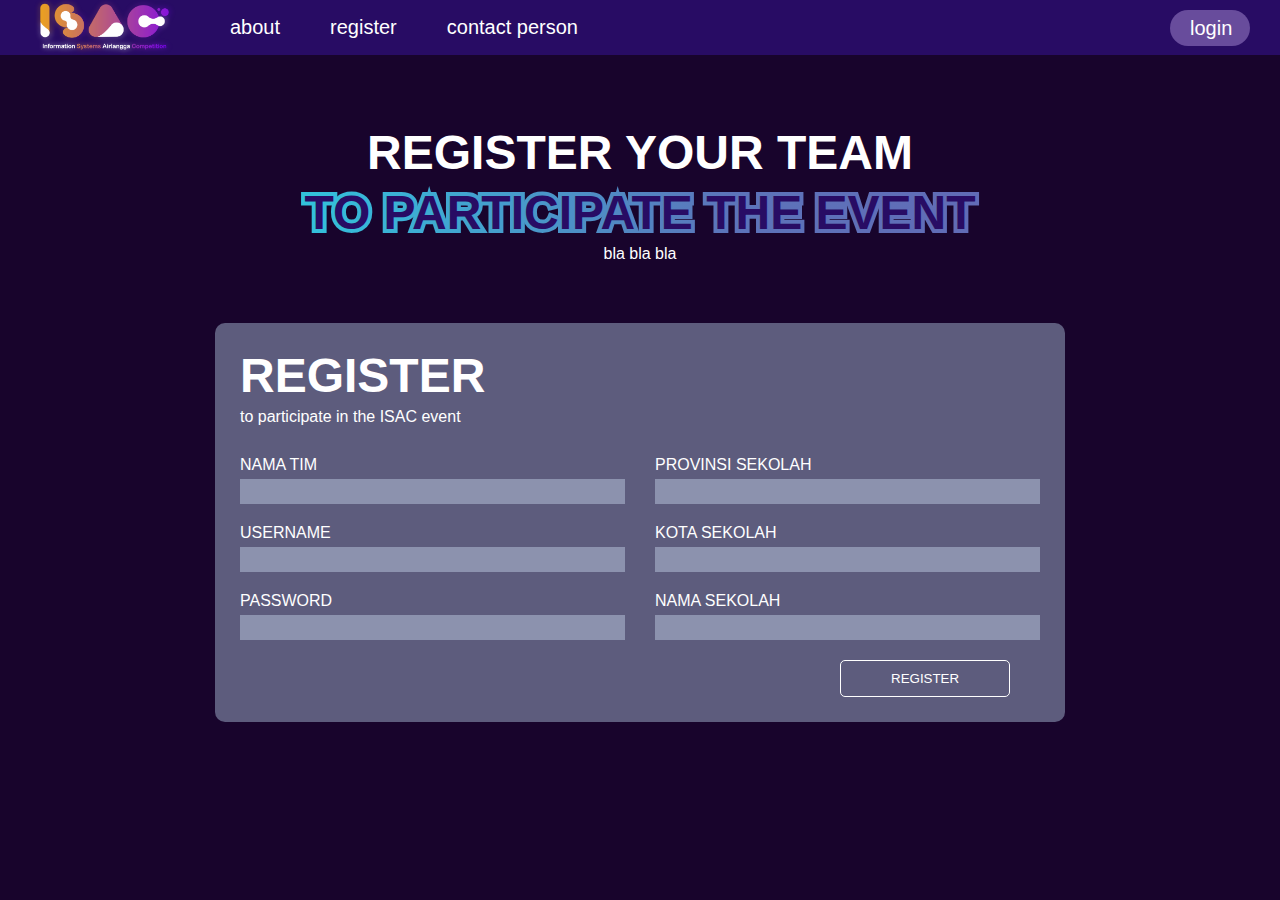
<file: Regist/index.html>
<!DOCTYPE html>
<html lang="en">
<head>
    <meta charset="UTF-8">
    <meta http-equiv="X-UA-Compatible" content="IE=edge">
    <meta name="viewport" content="width=device-width, initial-scale=1.0">
    <title>ISAC WEB</title>
    <link rel="stylesheet" href="style.css">
</head>
<body>
    <header>
            <div class="lognav">
                <div class="logo"></div>
                <nav>
                    <ul>
                        <li><a href="">about</a></li>
                        <li><a href="">register</a></li>
                        <li><a href="">contact person</a></li>
                    </ul>
                </nav>
            </div>
            <div class="login"><p><a href="">login</a></p></div>
    </header>
    <div class="container">
        <div class="title">
            <h1 class="above">REGISTER YOUR TEAM</h1>
            <h1 class="under">TO PARTICIPATE THE EVENT</h1>
            <p>bla bla bla</p>
        </div>
        <div class="forms">
            <div class="form-title">
                <h1>REGISTER</h1>
                <p>to participate in the ISAC event</p>
            </div>
                <form action="" method="post">
                    <div class="name">
                        <div class="team-name">
                            <label>NAMA TIM</label>
                            <input type="text" name="NAMA"/>
                        </div>
                        <div class="username">
                            <label>USERNAME</label>
                            <input type="number" name="USERNAME"/>
                        </div>
                        <div class="password">
                            <label>PASSWORD</label>
                            <input type="password" name="PASSWORD"/>
                        </div>
                    </div>
                    <div class="school">
                        <div class="province">
                            <label>PROVINSI SEKOLAH</label>
                            <input type="text" name="PROVINSI"/>
                        </div>
                        <div class="city">
                            <label>KOTA SEKOLAH</label>
                            <input type="text" name="KOTA"/>
                        </div>
                        <div class="name-school">
                            <label>NAMA SEKOLAH</label>
                            <input type="text" name="SEKOLAH"/>
                        </div>
                    </div>
                    <div class="submit">
                        <input type="submit" value="REGISTER"/>
                    </div>
                </form>
            </div>
        </div>
    </div>
</body>
</html>
</file>
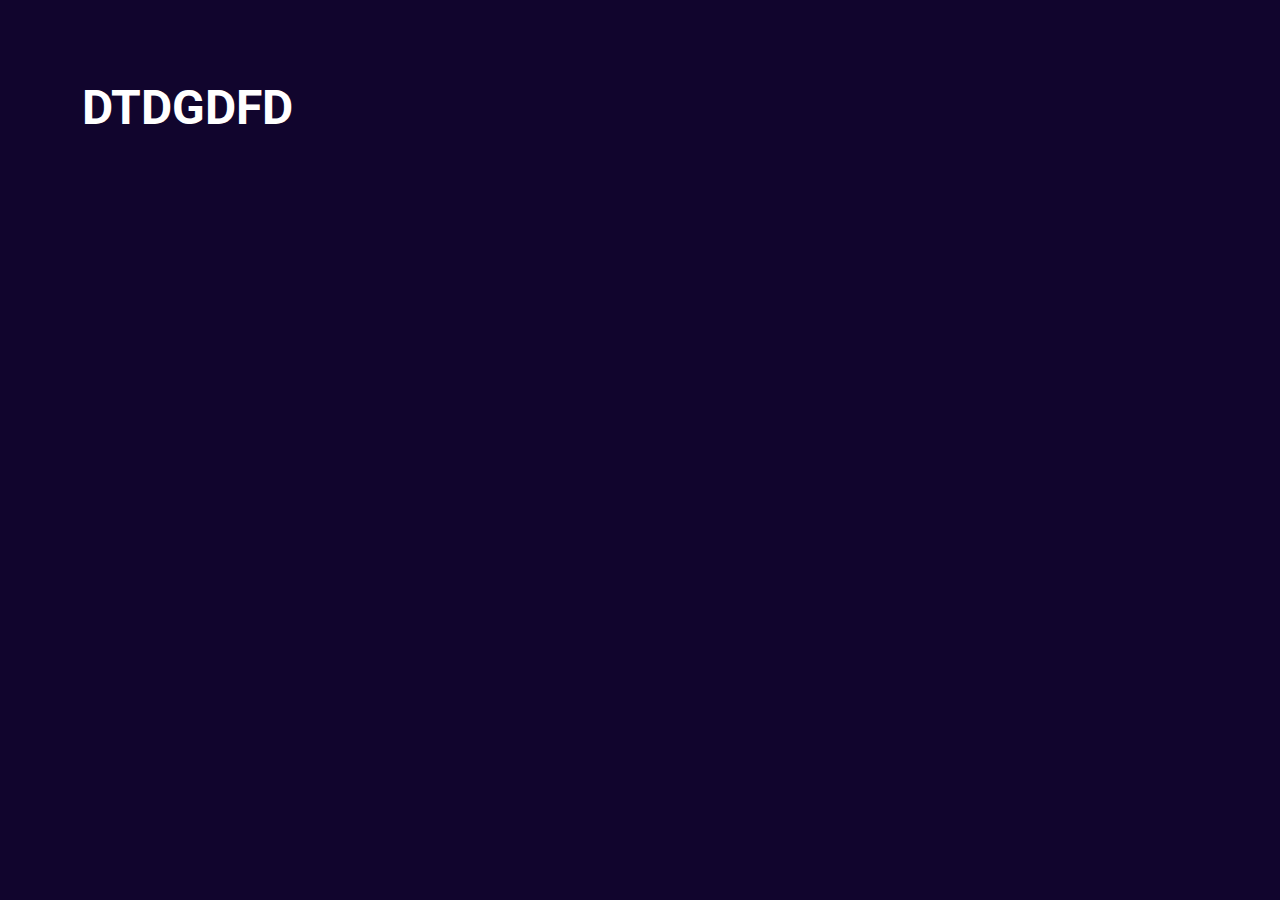
<file: tes.html>
<!DOCTYPE html>
<html lang="en">
<head>
    <meta charset="UTF-8">
    <meta http-equiv="X-UA-Compatible" content="IE=edge">
    <meta name="viewport" content="width=device-width, initial-scale=1.0">
    <title>Document</title>

    <link rel="stylesheet" href="assets/css/env.css">
</head>
<body>
    <!-- nav -->
    <div class="container">
        <h1>dtdgdfd</h1>
    </div>
</body>
</html>
</file>
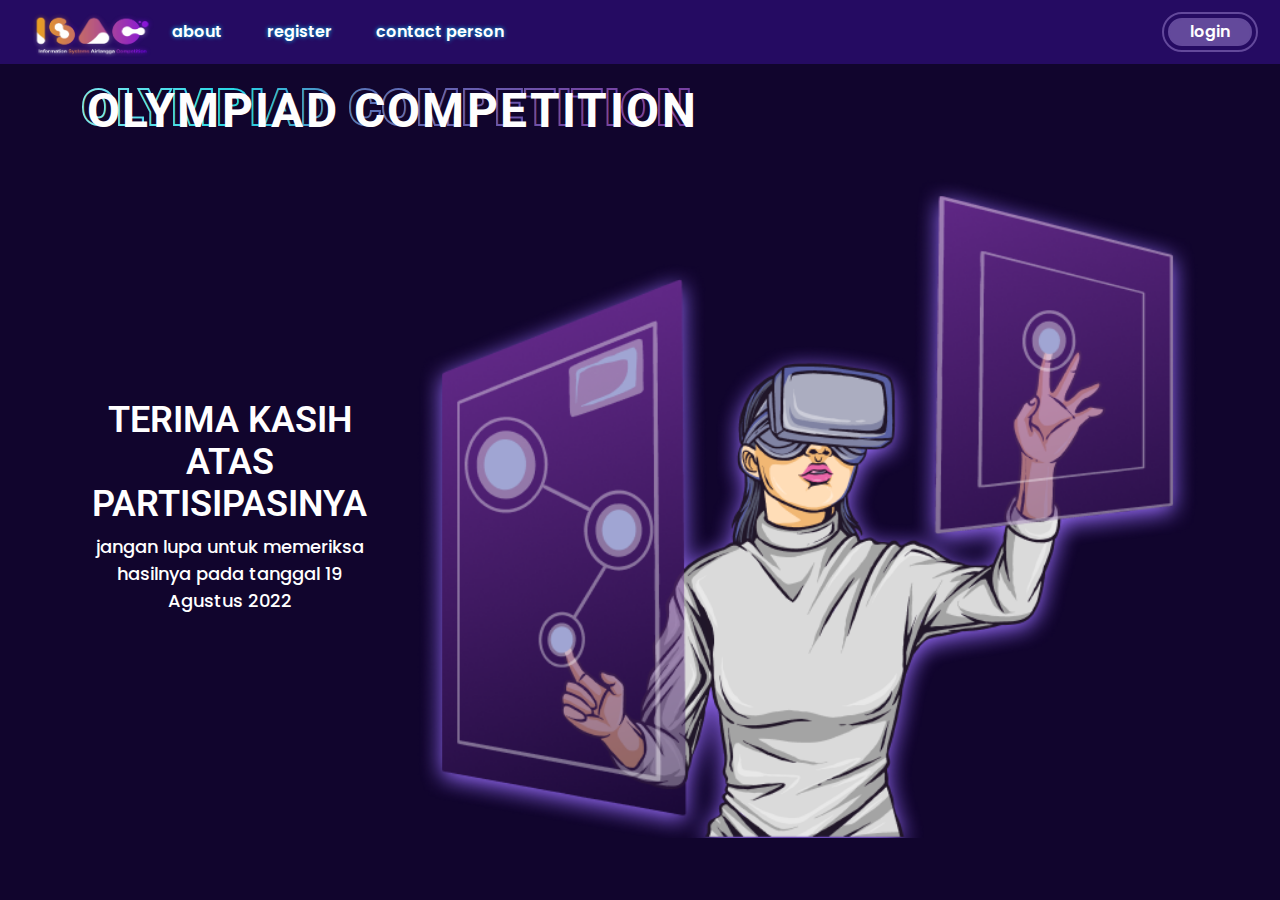
<file: attemp-end/attemp-end-olympiad.html>
<!DOCTYPE html>
<html lang="en">
<head>
    <meta charset="UTF-8">
    <meta http-equiv="X-UA-Compatible" content="IE=edge">
    <meta name="viewport" content="width=device-width, initial-scale=1.0">
    <title>Attemp Success | ISAC 2022</title>
    <link rel="stylesheet" href="../assets/css/env.css">
    <link rel="stylesheet" href="../assets/css/navbar.css">
    <link rel="stylesheet" href="attemp-end.css">
</head>
<body>
    
    <nav>
        <div class="nav-content">
            <img src="/assets/img/Asset 3.png" alt="logo.png" class="logo">

            <div class="nav-menu">
                <div class="h4 remove">
                    <h4>Welcome to Isac</h4>
                </div>
                <div class="nav-list">
                    <img src="/assets/icon/about.svg">
                    <a href="#">about</a>
                </div>
                <div class="nav-list">
                    <img src="/assets/icon/register.svg">
                    <a href="#">register</a>
                </div>
                <div class="nav-list">
                    <img src="/assets/icon/contact_person.svg">
                    <a href="#">contact person</a>
                </div>
                <div class="login">
                    <img src="/assets/icon/login_profile.svg">
                    <a href="#">login</a>
                </div>
            </div>
        </div>

        <button class="btn-primary">login</button>
        <div class="burger">
            <div class="line1"></div>
            <div class="line2"></div>
            <div class="line3"></div>
        </div>
    </nav>

    <div class="container">
        <h1 class="judul" judul-lomba="OLYMPIAD COMPETITION">OLYMPIAD COMPETITION</h1>

        <div class="contents">
            <div class="description">
                <div class="thank-you">
                    <h2>TERIMA KASIH ATAS PARTISIPASINYA</h2>
                    <h4>jangan lupa untuk memeriksa hasilnya pada tanggal 19 Agustus 2022</h4>
                </div>
                <img src="../assets/img/vr-grl.png" alt="Object.png" class="image">
                <img src="../assets/img/vr-grl-responsive.png" alt="Object.png" class="image-responsive">
        </div>

</body>
</html>
</file>
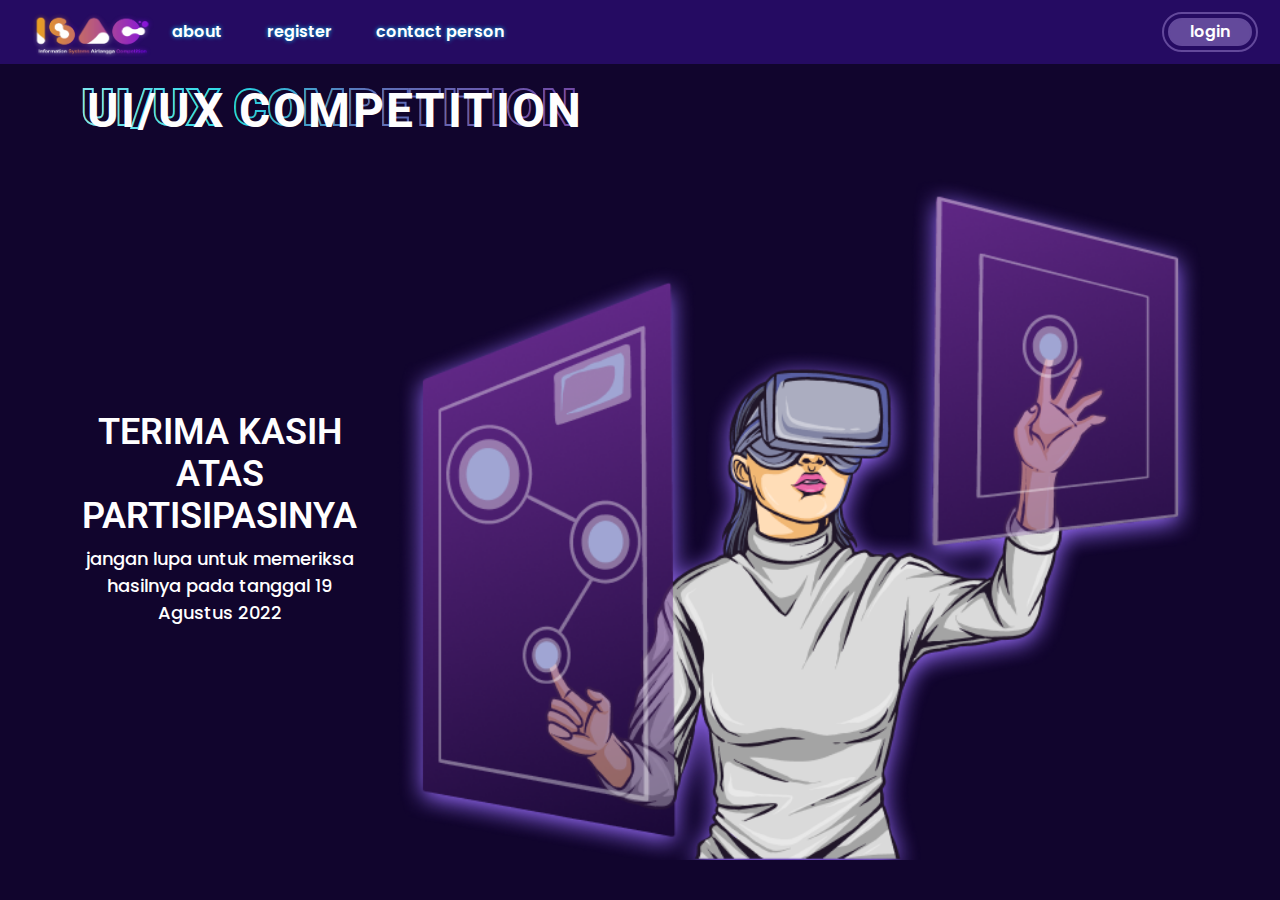
<file: attemp-end/attemp-end-ui-ux.html>
<!DOCTYPE html>
<html lang="en">
<head>
    <meta charset="UTF-8">
    <meta http-equiv="X-UA-Compatible" content="IE=edge">
    <meta name="viewport" content="width=device-width, initial-scale=1.0">
    <title>Attemp Success | ISAC 2022</title>
    <link rel="stylesheet" href="../assets/css/env.css">
    <link rel="stylesheet" href="../assets/css/navbar.css">
    <link rel="stylesheet" href="attemp-end.css">
</head>
<body>
    
    <nav>
        <div class="nav-content">
            <img src="/assets/img/Asset 3.png" alt="logo.png" class="logo">

            <div class="nav-menu">
                <div class="h4 remove">
                    <h4>Welcome to Isac</h4>
                </div>
                <div class="nav-list">
                    <img src="/assets/icon/about.svg">
                    <a href="#">about</a>
                </div>
                <div class="nav-list">
                    <img src="/assets/icon/register.svg">
                    <a href="#">register</a>
                </div>
                <div class="nav-list">
                    <img src="/assets/icon/contact_person.svg">
                    <a href="#">contact person</a>
                </div>
                <div class="login">
                    <img src="/assets/icon/login_profile.svg">
                    <a href="#">login</a>
                </div>
            </div>
        </div>

        <button class="btn-primary">login</button>
        <div class="burger">
            <div class="line1"></div>
            <div class="line2"></div>
            <div class="line3"></div>
        </div>
    </nav>

    <div class="container">
        <h1 class="judul" judul-lomba="UI/UX COMPETITION">UI/UX COMPETITION</h1>

        <div class="contents">
            <div class="description">
                <div class="thank-you">
                    <h2>TERIMA KASIH ATAS PARTISIPASINYA</h2>
                    <h4>jangan lupa untuk memeriksa hasilnya pada tanggal 19 Agustus 2022</h4>
                </div>
                <img src="../assets/img/vr-grl.png" alt="Object.png" class="image ui">
                <img src="../assets/img/vr-grl-responsive.png" alt="Object.png" class="image-responsive">
        </div>

</body>
</html>
</file>
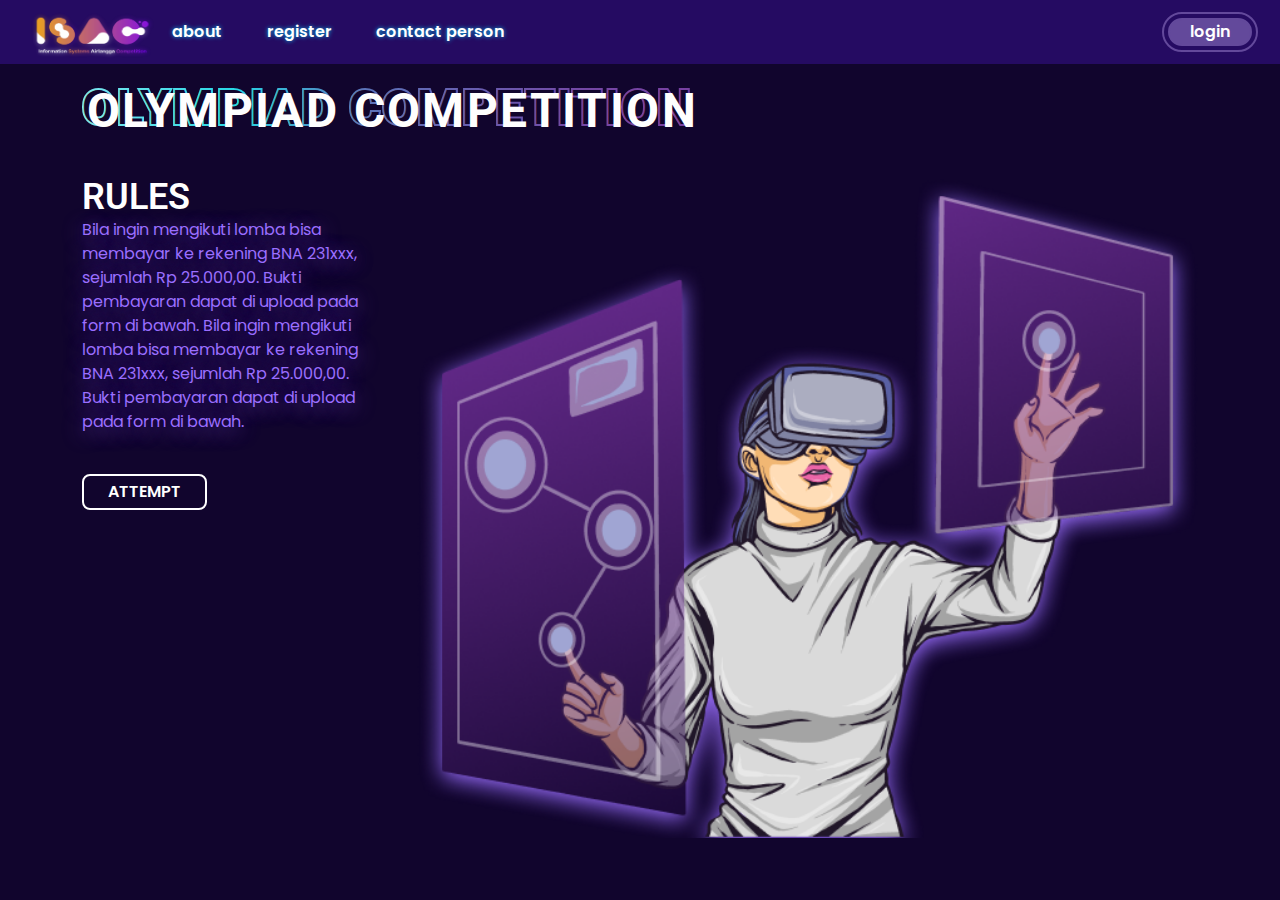
<file: attemp-start/olympiad.html>
<!DOCTYPE html>
<html lang="en">
<head>
    <meta charset="UTF-8">
    <meta http-equiv="X-UA-Compatible" content="IE=edge">
    <meta name="viewport" content="width=device-width, initial-scale=1.0">
    <title>ISAC | Attemp Olympiad</title>
    <link rel="stylesheet" href="../assets/css/env.css">
    <link rel="stylesheet" href="../assets/css/navbar.css">
    <link rel="stylesheet" href="olympiad.css">
</head>

<body>
    <nav>
        <div class="nav-content">
            <img src="/assets/img/Asset 3.png" alt="logo.png" class="logo">

            <div class="nav-menu">
                <div class="h4 remove">
                    <h4>Welcome to Isac</h4>
                </div>
                <div class="nav-list">
                    <img src="/assets/icon/about.svg">
                    <a href="#">about</a>
                </div>
                <div class="nav-list">
                    <img src="/assets/icon/register.svg">
                    <a href="#">register</a>
                </div>
                <div class="nav-list">
                    <img src="/assets/icon/contact_person.svg">
                    <a href="#">contact person</a>
                </div>
                <div class="login">
                    <img src="/assets/icon/login_profile.svg">
                    <a href="#">login</a>
                </div>
            </div>
        </div>

        <button class="btn-primary">login</button>
        <div class="burger">
            <div class="line1"></div>
            <div class="line2"></div>
            <div class="line3"></div>
        </div>
    </nav>

    <div class="container">
        <h1 class="judul" judul-lomba="OLYMPIAD COMPETITION">OLYMPIAD COMPETITION</h1>

        <div class="contents">
            <div class="description">
                <div class="rules">
                    <h2>RULES</h2>
                    <p>Bila ingin mengikuti lomba bisa membayar ke rekening BNA 231xxx, 
                        sejumlah Rp 25.000,00. Bukti pembayaran dapat di upload pada form di bawah. 
                        Bila ingin mengikuti lomba bisa membayar ke rekening BNA 231xxx, sejumlah Rp 25.000,00. 
                        Bukti pembayaran dapat di upload pada form di bawah.
                    </p>
                </div>
                <button class="btn-secondary">ATTEMPT</button>
            </div>
            <img src="../assets/img/vr-grl.png" alt="Object.png" class="image">
            <img src="../assets/img/vr-grl-responsive.png" alt="Object.png" class="image-responsive">
        </div>

    </div>

    <script src="/assets/js/navscript.js"></script>
</body>

</html>
</file>
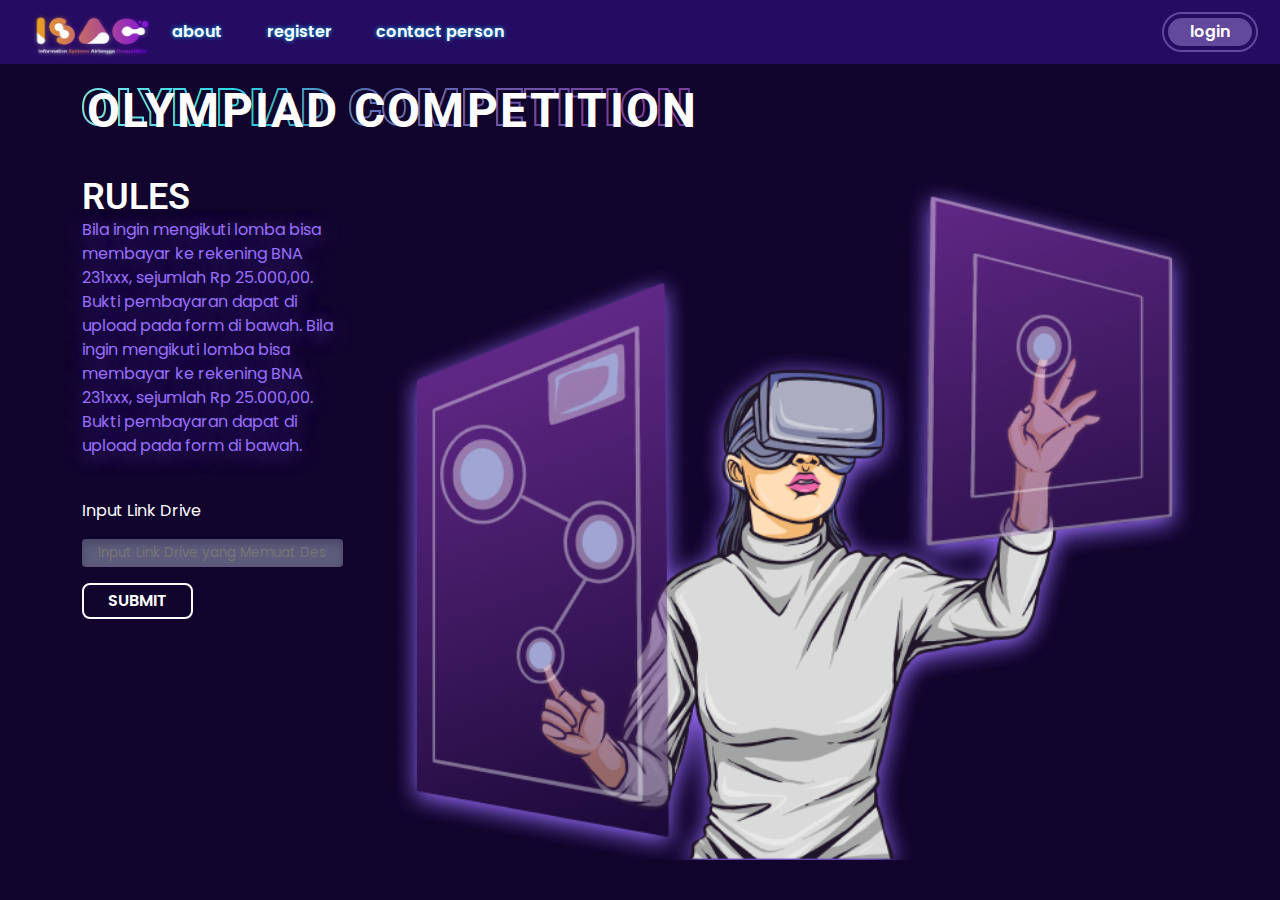
<file: attemp-start/ui-ux.html>
<!DOCTYPE html>
<html lang="en">
<head>
    <meta charset="UTF-8">
    <meta http-equiv="X-UA-Compatible" content="IE=edge">
    <meta name="viewport" content="width=device-width, initial-scale=1.0">
    <title>ISAC | Attemp Olympiad</title>
    <link rel="stylesheet" href="../assets/css/env.css">
    <link rel="stylesheet" href="../assets/css/navbar.css">
    <link rel="stylesheet" href="ui-ux.css">
</head>

<body>
    <nav>
        <div class="nav-content">
            <img src="/assets/img/Asset 3.png" alt="logo.png" class="logo">

            <div class="nav-menu">
                <div class="h4 remove">
                    <h4>Welcome to Isac</h4>
                </div>
                <div class="nav-list">
                    <img src="/assets/icon/about.svg">
                    <a href="#">about</a>
                </div>
                <div class="nav-list">
                    <img src="/assets/icon/register.svg">
                    <a href="#">register</a>
                </div>
                <div class="nav-list">
                    <img src="/assets/icon/contact_person.svg">
                    <a href="#">contact person</a>
                </div>
                <div class="login">
                    <img src="/assets/icon/login_profile.svg">
                    <a href="#">login</a>
                </div>
            </div>
        </div>

        <button class="btn-primary">login</button>
        <div class="burger">
            <div class="line1"></div>
            <div class="line2"></div>
            <div class="line3"></div>
        </div>
    </nav>

    <div class="container">
        <h1 class="judul" judul-lomba="OLYMPIAD COMPETITION">OLYMPIAD COMPETITION</h1>

        <div class="contents">
            <div class="description">
                <div class="rules">
                    <h2>RULES</h2>
                    <p>Bila ingin mengikuti lomba bisa membayar ke rekening BNA 231xxx, 
                        sejumlah Rp 25.000,00. Bukti pembayaran dapat di upload pada form di bawah. 
                        Bila ingin mengikuti lomba bisa membayar ke rekening BNA 231xxx, sejumlah Rp 25.000,00. 
                        Bukti pembayaran dapat di upload pada form di bawah.
                    </p>
                </div>
                
                <form>
                    <label class="form-label" for="link-input">Input Link Drive</label>
                    <input type="text" class="form-control" name="link-input" placeholder="Input Link Drive yang Memuat Desain UI/UX">
                    <button class="btn-secondary">SUBMIT</button>
                </form>
                
            </div>
            <img src="../assets/img/vr-grl.png" alt="Object.png" class="image">
            <img src="../assets/img/vr-grl-responsive.png" alt="Object.png" class="image-responsive">
        </div>

    </div>

    <script src="/assets/js/navscript.js"></script>
</body>

</html>
</file>
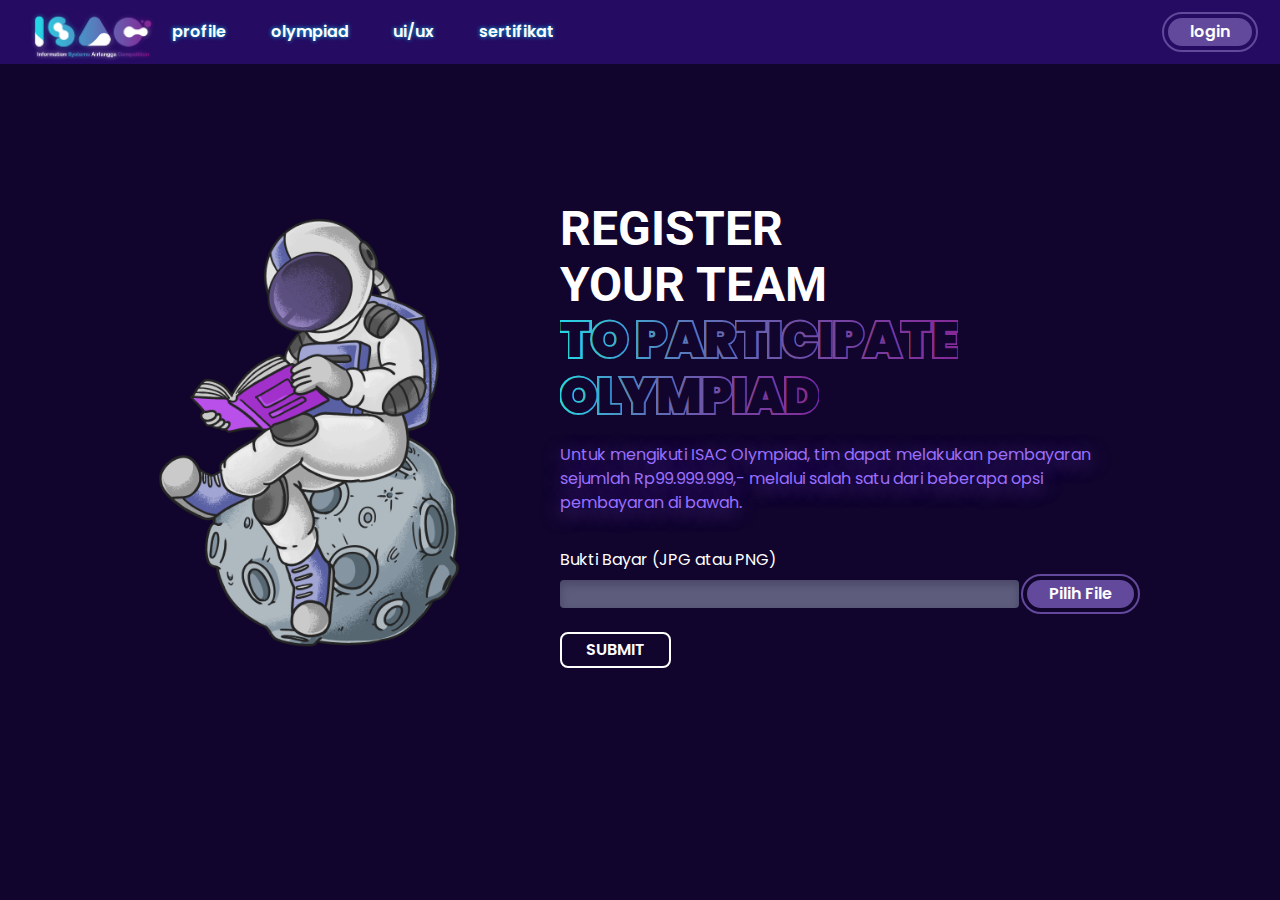
<file: Dashboard_Regist_ast/dash_regist_ast.html>
<!DOCTYPE html>
<html lang="en">

<head>
    <meta charset="UTF-8">
    <meta http-equiv="X-UA-Compatible" content="IE=edge">
    <meta name="viewport" content="width=device-width, initial-scale=1.0">
    <link rel="stylesheet" href="/assets/css/env.css">
    <link rel="stylesheet" href="/assets/css/navbar.css">
    <link rel="stylesheet" href="style_dash_regist_ast.css">
    <title>DASHBOARD REGIST</title>
</head>

<body>
    <nav>
        <div class="nav-content">
            <img src="/assets/img/logo-isac.png" alt="logo" class="logo">

            <div class="nav-menu">
                <div class="h4">
                    Hello kelompok 4
                </div>
                <div class="nav-list">
                    <img src="/assets/icon/login_profile.svg">
                    <a href="#">profile</a>
                </div>
                <div class="nav-list">
                    <img src="/assets/icon/olympiad.svg">
                    <a href="#">olympiad</a>
                </div>
                <div class="nav-list">
                    <img src="/assets/icon/uiux.svg">
                    <a href="#">ui/ux</a>
                </div>
                <div class="nav-list">
                    <img src="/assets/icon//sertifikat.svg">
                    <a href="#">sertifikat</a>
                </div>
                <div class="login">
                    <img src="/assets/icon/login_profile.svg">
                    <a href="#">login</a>
                </div>
            </div>
        </div>

        <button class="btn-primary">login</button>
        <div class="burger">
            <div class="line1"></div>
            <div class="line2"></div>
            <div class="line3"></div>
        </div>
    </nav>
    <div class="container regis-olim">
        <img src="/assets/img/astronot.png" class="astronot">
        <div class="regis-olim__content">
            <div class="regis-olim__title-section">
                <h1 class="regis-olim__title">
                    REGISTER <br>
                    YOUR TEAM <br>
                    <span>
                        TO PARTICIPATE <br>
                    </span>
                    <span>
                        OLYMPIAD
                    </span>
                </h1>
                <p class="regis-olim__subtitle">
                    Untuk mengikuti ISAC Olympiad, tim dapat melakukan pembayaran sejumlah Rp99.999.999,-
                    melalui salah satu dari beberapa opsi pembayaran di bawah.
                </p>
            </div>
            <form action="" method="" class="regis-olim__form">
                <div class="form-group">
                    <label class="form-label" for="buktiBayar">Bukti Bayar (JPG atau PNG)</label>
                    <input type="file" accept="image/jpg, image/png" class="form-control file-control" name="buktiBayar"
                        id="buktiBayar">
                    <label for="buktiBayar" class="file-label">
                        <span id="buktiBayar_filename" class="file-label__label"></span>
                        <div class="button btn-primary file-label__btn">Pilih File</div>
                    </label>
                </div>
                <button type="submit" class="btn-secondary">SUBMIT</button>
            </form>
        </div>
    </div>

    <script src="/assets/js/navscript.js"></script>
    <script src="https://code.jquery.com/jquery-3.6.0.min.js"
        integrity="sha256-/xUj+3OJU5yExlq6GSYGSHk7tPXikynS7ogEvDej/m4=" crossorigin="anonymous"></script>
    <script>
        $('#buktiBayar').change(e => {
            $('#buktiBayar_filename')[0].innerHTML = e.currentTarget.files[0].name;
        })
    </script>
</body>

</html>
</file>
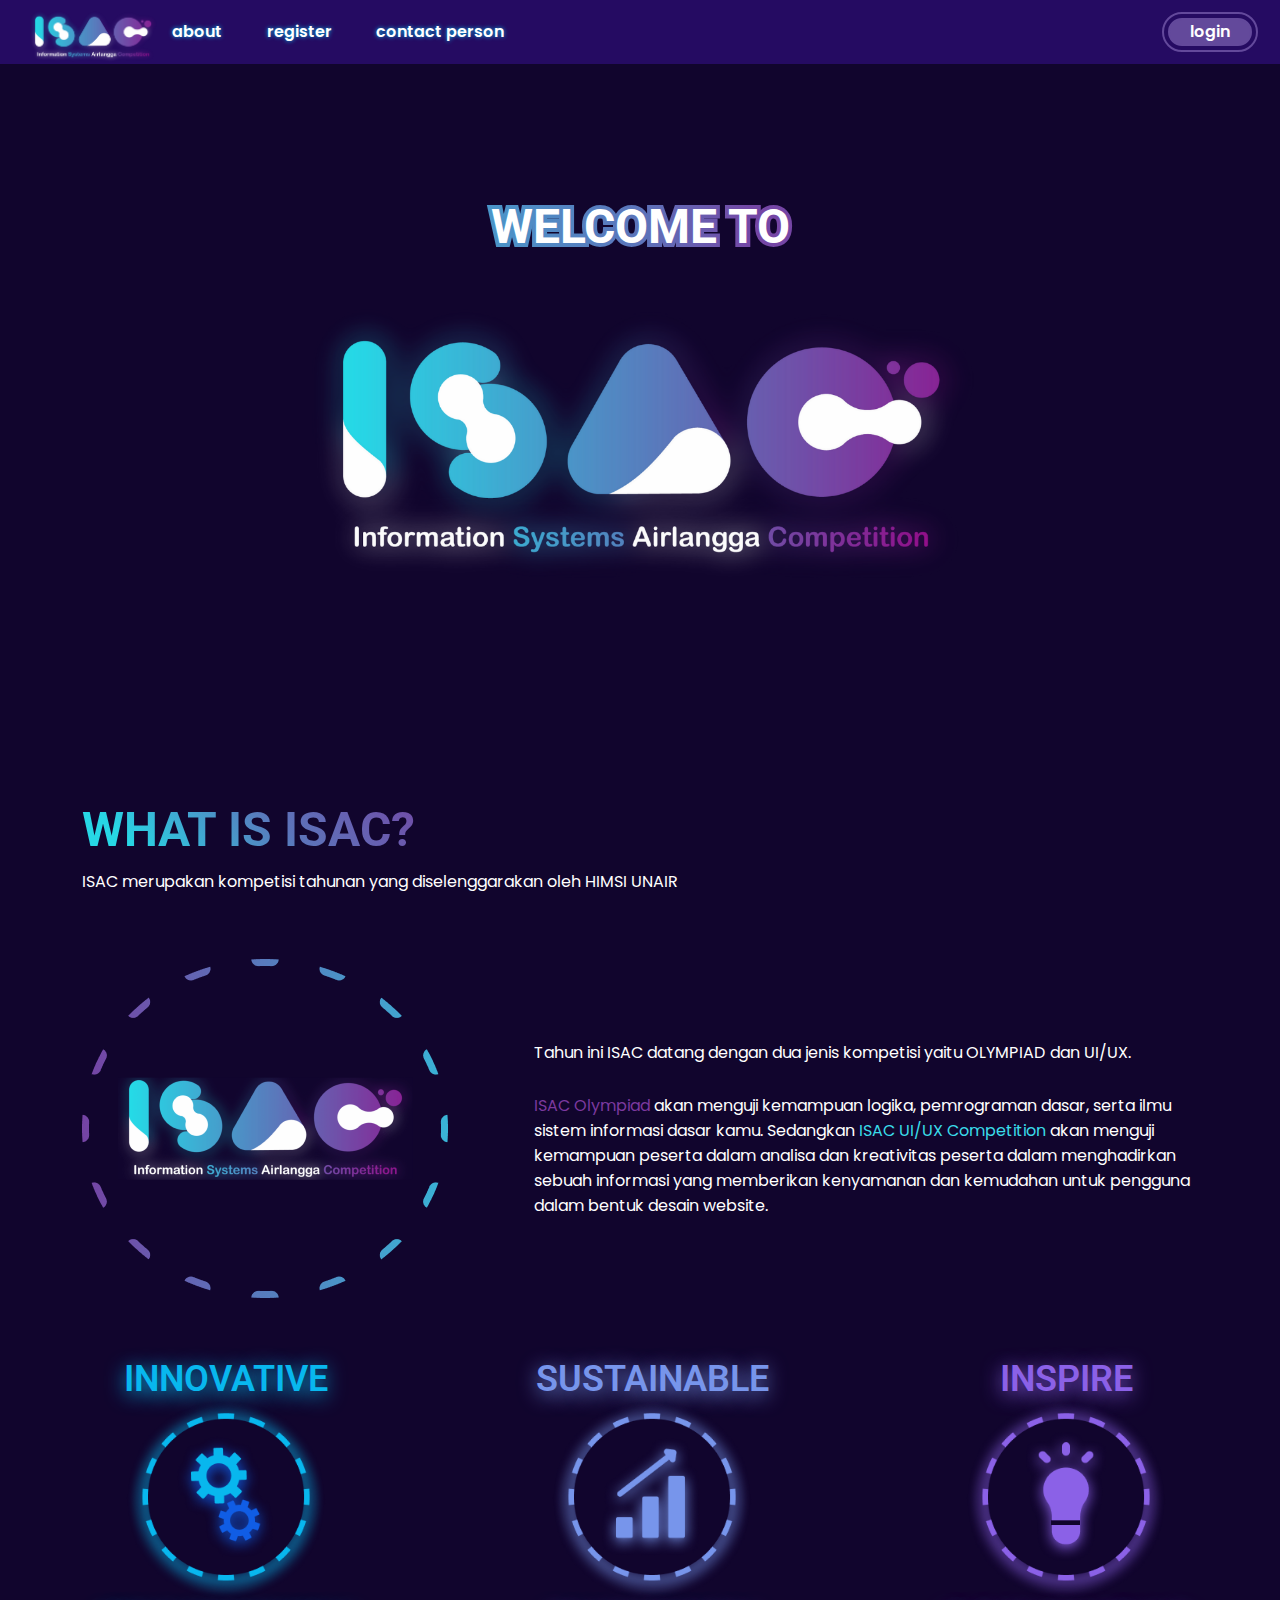
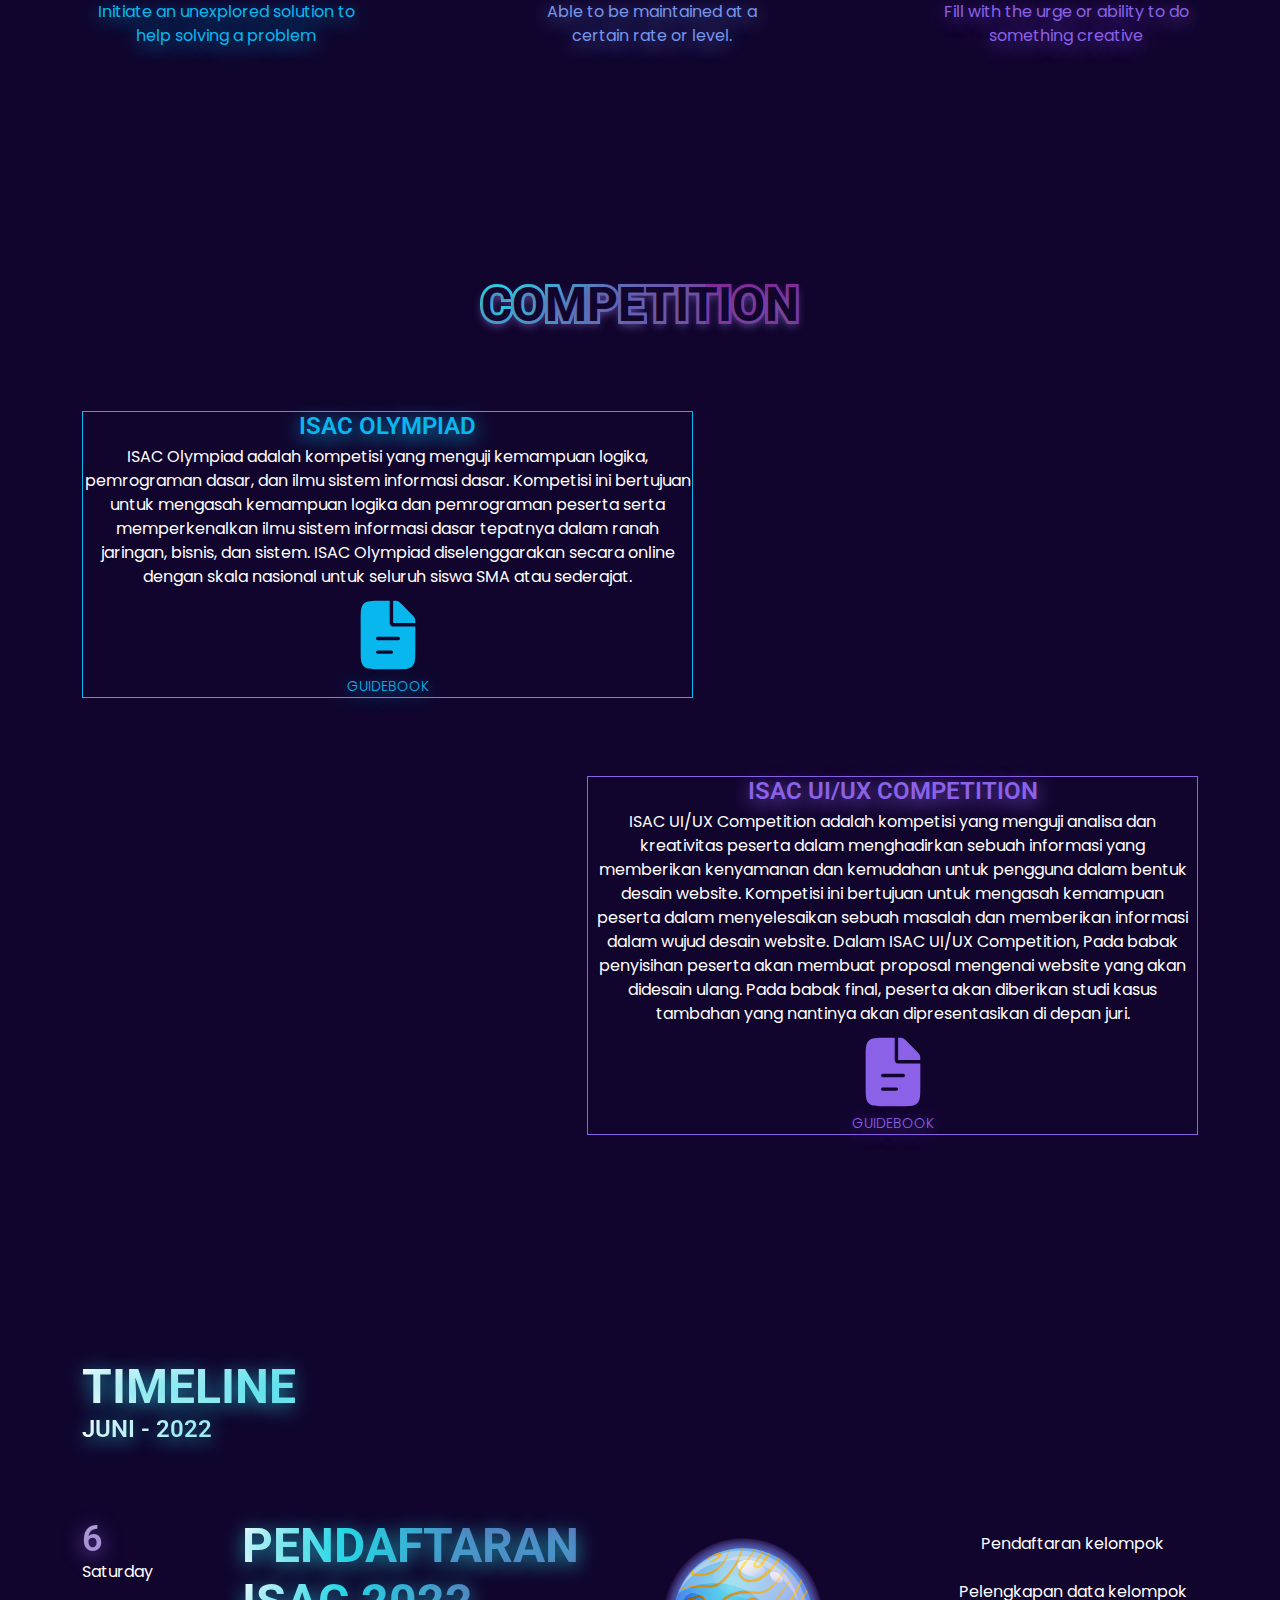
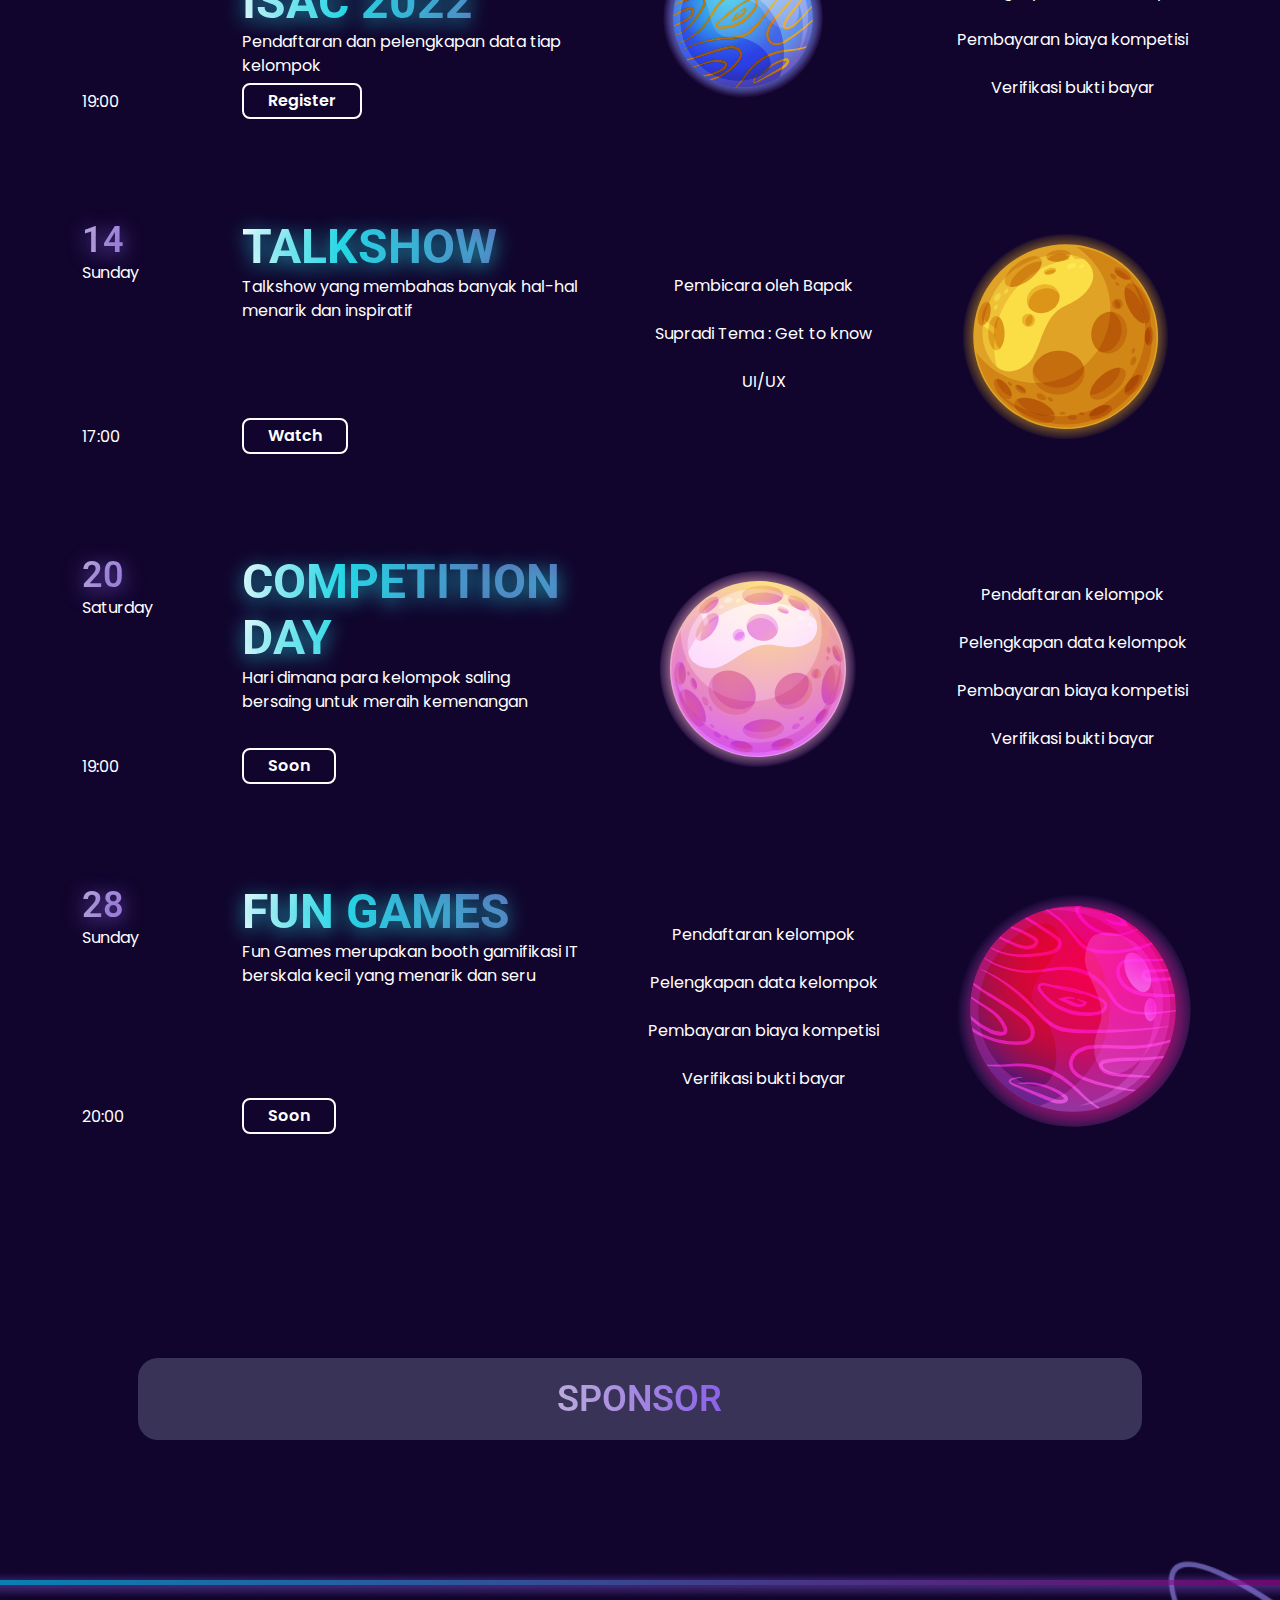
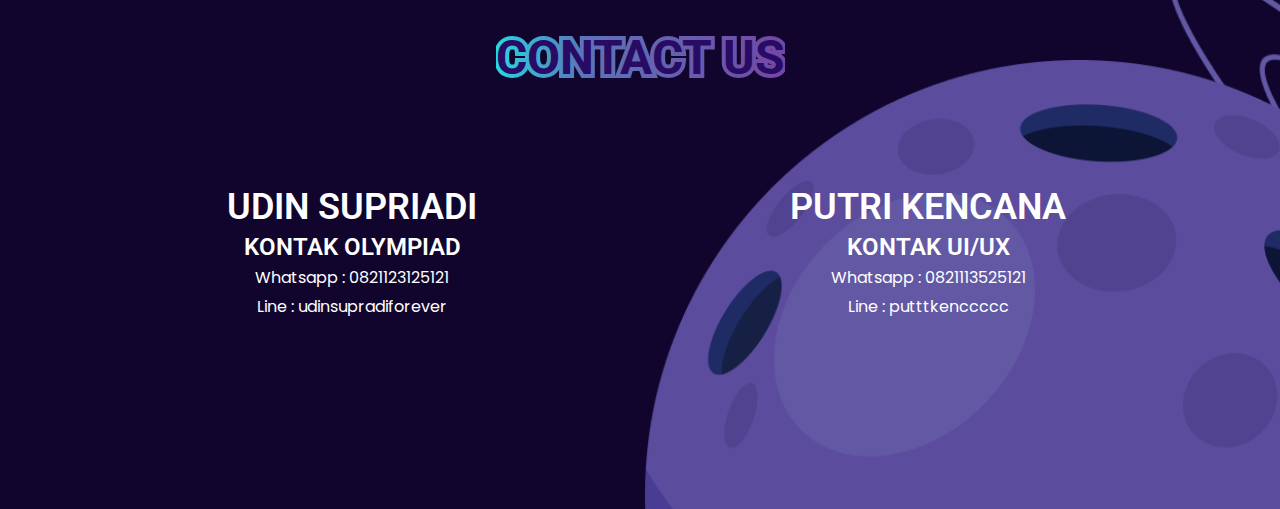
<file: landing-page/landing-page.html>
<!DOCTYPE html>
<html lang="en">

<head>
    <meta charset="UTF-8">
    <meta http-equiv="X-UA-Compatible" content="IE=edge">
    <meta name="viewport" content="width=device-width, initial-scale=1.0">
    <title>ISAC | Landing Page</title>
    <link rel="stylesheet" href="../assets/css/env.css">
    <link rel="stylesheet" href="../assets/css/navbar.css">
    <link rel="stylesheet" href="landing-page.css">
</head>

<body>
    <nav>
        <div class="nav-content">
            <img src="/assets/img/logo-isac.png" alt="logo.png" class="logo">

            <div class="nav-menu">
                <div class="h4 remove">
                    <h4>Welcome to Isac</h4>
                </div>
                <div class="nav-list">
                    <img src="/assets/icon/about.svg">
                    <a href="#">about</a>
                </div>
                <div class="nav-list">
                    <img src="/assets/icon/register.svg">
                    <a href="#">register</a>
                </div>
                <div class="nav-list">
                    <img src="/assets/icon/contact_person.svg">
                    <a href="#">contact person</a>
                </div>
                <div class="login">
                    <img src="/assets/icon/login_profile.svg">
                    <a href="#">login</a>
                </div>
            </div>
        </div>
        <button class="btn-primary">login</button>
        <div class="burger">
            <div class="line1"></div>
            <div class="line2"></div>
            <div class="line3"></div>
        </div>
    </nav>

    <div class="container">
        <div class="headline">
            <h1 class="greeting">WELCOME TO</h1>
            <img src="../assets/img/logo-isac.png" alt="">
        </div>

        <div class="head-content">
            <div class="above">
                <h1>WHAT IS ISAC?</h1>
                <P>ISAC merupakan kompetisi tahunan yang diselenggarakan oleh HIMSI UNAIR</P>
            </div>
            <div class="explain">
                <img src="../assets/img/logo-circle.png" alt="" class="circle-logo">
                <div class="caption">
                    <div>Tahun ini ISAC datang dengan dua jenis kompetisi yaitu OLYMPIAD dan UI/UX.</div>
                    <div><span class="ungu">ISAC Olympiad</span> akan menguji kemampuan logika, pemrograman dasar, serta ilmu sistem informasi dasar kamu. Sedangkan <span class="biru">ISAC UI/UX Competition</span> akan menguji kemampuan peserta dalam analisa dan kreativitas peserta dalam menghadirkan sebuah informasi yang memberikan kenyamanan dan kemudahan untuk pengguna dalam bentuk desain website.</div>
                </div>  
            </div>

            <div class="values">
                <div class="val-item">
                    <h2 class="blue">INNOVATIVE</h2>
                    <img src="../assets/img/gear.png" alt="" class="val-icon">
                    <p class="blue">Initiate an unexplored solution to help solving a problem</p>
                </div>
                <div class="val-item">
                    <h2 class="grey">SUSTAINABLE</h2>
                    <img src="../assets/img/graph.png" alt="" class="val-icon">
                    <p class="grey">Able to be maintained at a certain rate or level.</p>
                </div>
                <div class="val-item">
                    <h2 class="purple">INSPIRE</h2>
                    <img src="../assets/img/lamp.png" alt="" class="val-icon">
                    <p class="purple">Fill with the urge or ability to do something creative</p>
                </div>
            </div>
        </div>

        <div class="competition">
            <h1 class="">COMPETITION</h1>
            <div class="comp-list left">
                <h3 class="blue">ISAC OLYMPIAD</h3>
                <p>ISAC Olympiad adalah kompetisi yang menguji kemampuan logika, pemrograman dasar, dan ilmu sistem informasi dasar. Kompetisi ini bertujuan untuk mengasah kemampuan logika dan pemrograman peserta serta memperkenalkan ilmu sistem informasi dasar tepatnya dalam ranah jaringan, bisnis, dan sistem. ISAC Olympiad diselenggarakan secara online dengan skala nasional untuk seluruh siswa SMA atau sederajat.</p>
                <a href="">
                    <img src="../assets/img/icon-guidebook-blue.svg" alt="">
                    <h5 class="blue">GUIDEBOOK</h5>
                </a>
            </div>
            <div class="comp-list right">
                <h3 class="purple">ISAC UI/UX COMPETITION</h3>
                <P>ISAC UI/UX Competition adalah kompetisi yang menguji analisa dan kreativitas peserta dalam menghadirkan sebuah informasi yang memberikan kenyamanan dan kemudahan untuk pengguna dalam bentuk desain website. Kompetisi ini bertujuan untuk mengasah kemampuan peserta dalam menyelesaikan sebuah masalah dan memberikan informasi dalam wujud desain website. Dalam ISAC UI/UX Competition, Pada babak penyisihan peserta akan membuat proposal mengenai website yang akan didesain ulang. Pada babak final, peserta akan diberikan studi kasus tambahan yang nantinya akan dipresentasikan di depan juri.</P>
                <a href="">
                    <img src="../assets/img/icon-guidebook-purple.svg" alt="">
                    <h5 class="purple">GUIDEBOOK</h5>
                </a>
            </div>
        </div>

        <div class="timeline">
            <div class="head">
                <h1>TIMELINE</h1>
                <h3>JUNI - 2022</h3>
            </div>

            <div class="tl-container">
                <div class="agenda">
                    <div class="date">
                        <h2>6</h2>
                        <p>Saturday</p>
                    </div>
                    <p class="time">19:00</p>
                </div>
                <div class="tl-content">
                    <div class="desc-wrap">
                        <h1>Pendaftaran ISAC 2022</h1>
                        <p>Pendaftaran dan pelengkapan data tiap kelompok</p>
                    </div>
                    <button class="btn-secondary">Register</button>
                </div>
                <img src="../assets/img/planet-1.svg" alt="">
                <p>Pendaftaran kelompok Pelengkapan data kelompok Pembayaran biaya kompetisi Verifikasi bukti bayar</p>

                <div class="agenda">
                    <div class="date">
                        <h2>14</h2>
                        <p>Sunday</p>
                    </div>
                    <p class="time">17:00</p>
                </div>
                <div class="tl-content">
                    <div class="desc-wrap">
                        <h1>Talkshow</h1>
                        <p>Talkshow yang membahas banyak hal-hal menarik dan inspiratif</p>
                    </div>
                    <button class="btn-secondary">Watch</button>
                </div>
                <p>Pembicara oleh Bapak Supradi Tema : Get to know UI/UX</p>
                <img src="../assets/img/planet-2.svg" alt="">
    
                <div class="agenda">
                    <div class="date">
                        <h2>20</h2>
                        <p>Saturday</p>
                    </div>
                    <p class="time">19:00</p>
                </div>
                <div class="tl-content">
                    <div class="desc-wrap">
                        <h1>Competition Day</h1>
                        <p>Hari dimana para kelompok saling bersaing untuk meraih kemenangan</p>
                    </div>
                    <button class="btn-secondary">Soon</button>
                </div>
                <img src="../assets/img/planet-3.svg" alt="">
                <p>Pendaftaran kelompok Pelengkapan data kelompok Pembayaran biaya kompetisi Verifikasi bukti bayar</p>
    
                <div class="agenda">
                    <div class="date">
                        <h2>28</h2>
                        <p>Sunday</p>
                    </div>
                    <p class="time">20:00</p>
                </div>
                <div class="tl-content">
                    <div class="desc-wrap">
                        <h1>Fun Games</h1>
                        <p>Fun Games merupakan booth gamifikasi IT berskala kecil yang menarik dan seru</p>
                    </div>
                    <button class="btn-secondary">Soon</button>
                </div>
                <p>Pendaftaran kelompok Pelengkapan data kelompok Pembayaran biaya kompetisi Verifikasi bukti bayar</p>
                <img src="../assets/img/planet-4.svg" alt="">

            </div>
        </div>
        
        <div class="sponsor">
            <h2>SPONSOR</h2>
        </div>
        
        
    </div>
    <footer class="footer">
        <img src="/assets/img/line.png" alt="" class="line">
        <h1>CONTACT US</h1>
        <div class="contact-menu">
            <div class="contact">
                <h2>UDIN SUPRIADI</h2>
                <h3>Kontak Olympiad</h3>
                <p>Whatsapp : 0821123125121</p>
                <p>Line : udinsupradiforever</p>
            </div>
            <div class="contact">
                <h2>PUTRI KENCANA</h2>
                <h3>Kontak UI/UX</h3>
                <p>Whatsapp : 0821113525121</p>
                <p>Line : putttkenccccc</p>
            </div>
        </div>
        <div class="mars"></div>
        <div class="saturn"></div>
    </footer>
    <script src="/assets/js/navscript.js"></script>
</body>

</html>
</file>
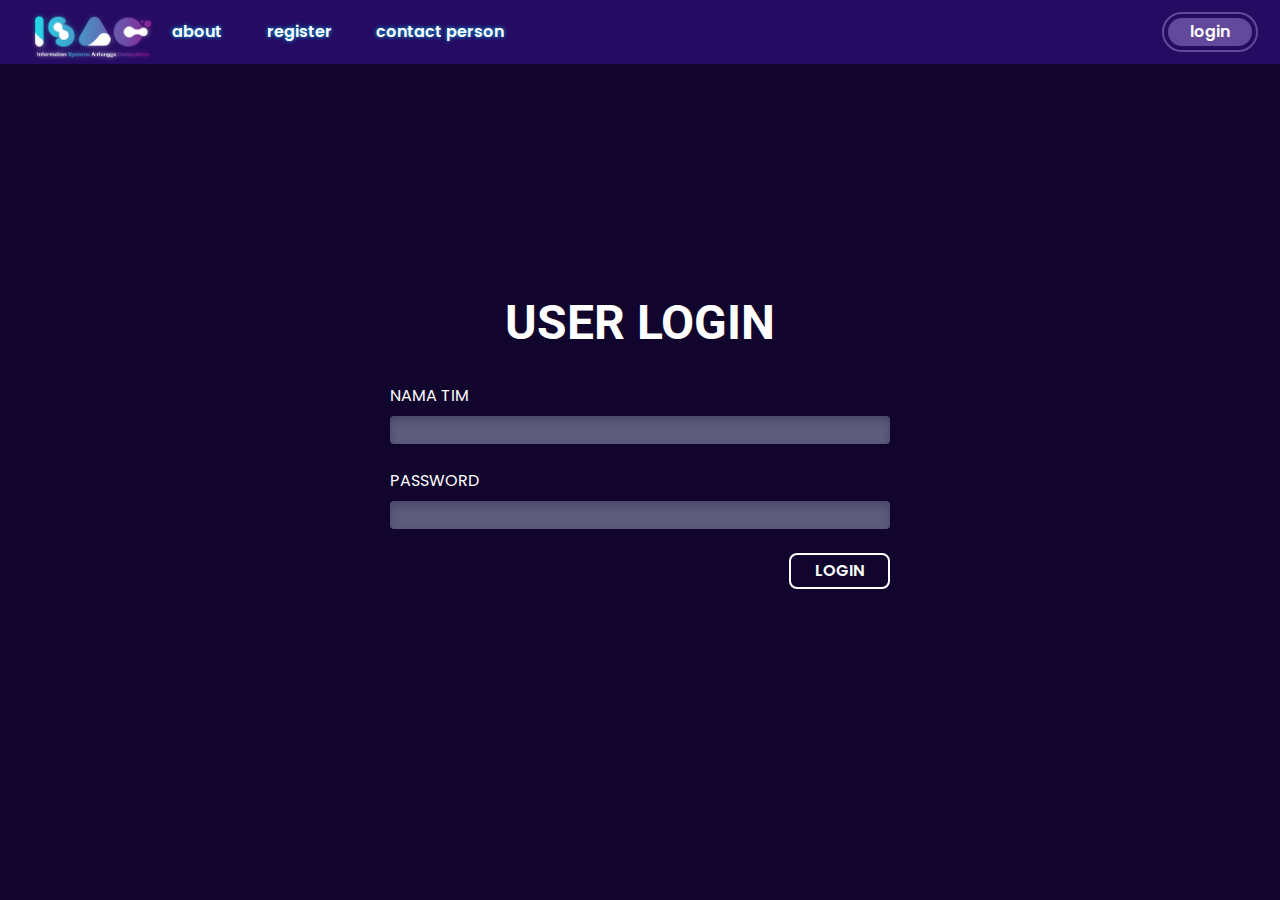
<file: login-page/login.html>
<!DOCTYPE html>
<html lang="en">

<head>
    <meta charset="UTF-8">
    <meta http-equiv="X-UA-Compatible" content="IE=edge">
    <meta name="viewport" content="width=device-width, initial-scale=1.0">
    <title>Login</title>
    <link rel="stylesheet" href="../assets/css/env.css">
    <link rel="stylesheet" href="../assets/css/navbar.css">
    <link rel="stylesheet" href="login.css">
</head>

<body>

    <nav>
        <div class="nav-content">
            <img src="/assets/img/logo-isac.png" alt="logo.png" class="logo">

            <div class="nav-menu">
                <div class="h4 remove">
                    <h4>Welcome to Isac</h4>
                </div>
                <div class="nav-list">
                    <img src="/assets/icon/about.svg">
                    <a href="#">about</a>
                </div>
                <div class="nav-list">
                    <img src="/assets/icon/register.svg">
                    <a href="#">register</a>
                </div>
                <div class="nav-list">
                    <img src="/assets/icon/contact_person.svg">
                    <a href="#">contact person</a>
                </div>
                <div class="login">
                    <img src="/assets/icon/login_profile.svg">
                    <a href="#">login</a>
                </div>
            </div>
        </div>

        <button class="btn-primary">login</button>
        <div class="burger">
            <div class="line1"></div>
            <div class="line2"></div>
            <div class="line3"></div>
        </div>
    </nav>


    <div class="container">
        <h1>USER LOGIN</h1>
        <form action="" class="login-container">
            <div class="form-group">
                <label class="form-label" for="tim">NAMA TIM</label>
                <input type="text" class="form-control" name="tim" id="tim">
            </div>
            <div class="form-group">
                <label class="form-label" for="password">PASSWORD</label>
                <input type="password" class="form-control" name="password" id="password">
            </div>

            <button class="btn-secondary">LOGIN</button>
        </form>

    </div>
    <script src="/assets/js/navscript.js"></script>
</body>

</html>
</file>
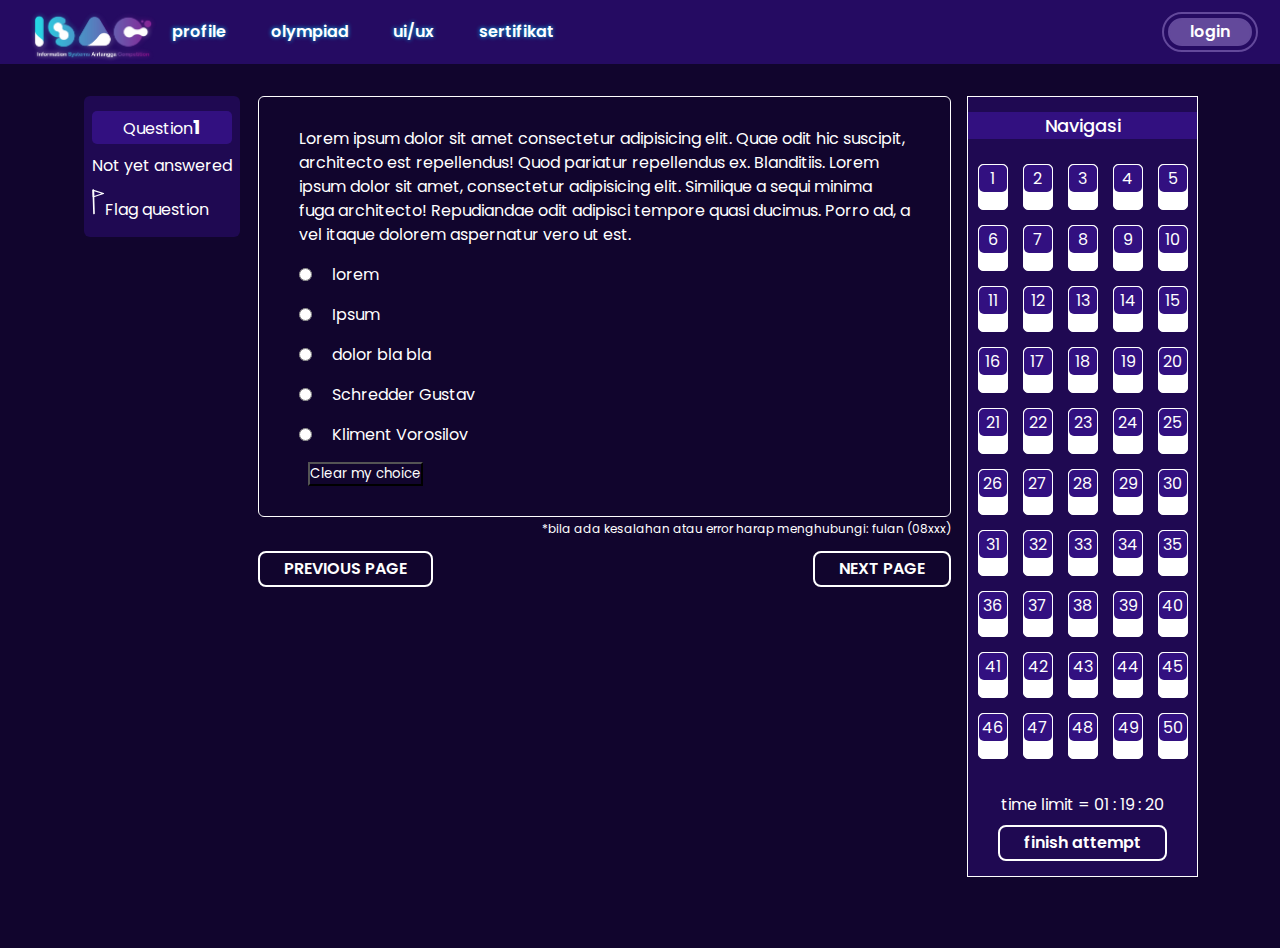
<file: olympiad_competition/olympiad.html>
<!DOCTYPE html>
<html lang="en">
<head>
    <meta charset="UTF-8">
    <meta http-equiv="X-UA-Compatible" content="IE=edge">
    <meta name="viewport" content="width=device-width, initial-scale=1.0">
    <link rel="stylesheet" href="/assets/css/env.css">
    <link rel="stylesheet" href="../assets/css/navbar.css">
    <link rel="stylesheet" href="olympiad.css">
    <title>Document</title>
</head>
<body>
    <nav>
        <div class="nav-content">
            <img src="/assets/img/logo-isac.png" alt="logo.png" class="logo">

            <div class="nav-menu">
                <div class="h4 remove">
                    <h4>Hello kelompok 4</h4>
                </div>
                <div class="nav-list">
                    <img src="/assets/icon/login_profile.svg">
                    <a href="#">profile</a>
                </div>
                <div class="nav-list">
                    <img src="/assets/icon/olympiad.svg">
                    <a href="#">olympiad</a>
                </div>
                <div class="nav-list">
                    <img src="/assets/icon/uiux.svg">
                    <a href="#">ui/ux</a>
                </div>
                <div class="nav-list">
                    <img src="/assets/icon//sertifikat.svg">
                    <a href="#">sertifikat</a>
                </div>
                <div class="login">
                    <img src="/assets/icon/login_profile.svg">
                    <a href="#">login</a>
                </div>
            </div>
        </div>

        <button class="btn-primary">login</button>
        <div class="burger">
            <div class="line1"></div>
            <div class="line2"></div>
            <div class="line3"></div>
        </div>
    </nav>

    <div class="container">
        <div class="number-question-section">
            <section class="number-section">
                <div class="number-text">
                    Question<span>1</span>
                </div>
                <p class="">Not yet answered</p>
                <div class="flag">
                    <img src="/assets/icon/flag.svg" alt="flag" class="flag-svg"><span>Flag question</span>
                </div>
            </section>
            <section class="question-section">
                <form action="" class="form-question">
                    <p>Lorem ipsum dolor sit amet consectetur adipisicing elit. Quae odit hic suscipit, architecto est repellendus! Quod pariatur repellendus ex. Blanditiis. Lorem ipsum dolor sit amet, consectetur adipisicing elit. Similique a sequi minima fuga architecto! Repudiandae odit adipisci tempore quasi ducimus. Porro ad, a vel itaque dolorem aspernatur vero ut est.</p>
                    <div class="choice">
                        <input type="radio" name="choice" value="a">
                        <label for="choice">lorem</label>
                    </div>
                    <div class="choice">
                        <input type="radio" name="choice" value="b">
                        <label for="choice">Ipsum</label>
                    </div>
                    <div class="choice">
                        <input type="radio" name="choice" value="c">
                        <label for="choice">dolor bla bla</label>
                    </div>
                    <div class="choice">
                        <input type="radio" name="choice" value="d">
                        <label for="choice">Schredder Gustav</label>
                    </div>
                    <div class="choice">
                        <input type="radio" name="choice" value="e">
                        <label for="choice">Kliment Vorosilov</label>
                    </div>
                    <input type="reset" value="Clear my choice" class="reset">
                </form>
                <p class="contact">*bila ada kesalahan atau error harap menghubungi: fulan (08xxx)</p>
                <div class="btn-navigation">
                    <button class="btn-secondary">PREVIOUS PAGE</button>
                    <button class="btn-secondary">NEXT PAGE</button>
                </div>
            </section>
        </div>
        
        <section class="question-list-section">
            <div class="nav-text"><h4>Navigasi</h4></div>
            <div class="question-list">
                <div class="question-card">
                    <div class="number-card">1</div>
                </div>
                <div class="question-card">
                    <div class="number-card">2</div>
                </div>
                <div class="question-card">
                    <div class="number-card">3</div>
                </div>
                <div class="question-card">
                    <div class="number-card">4</div>
                </div>
                <div class="question-card">
                    <div class="number-card">5</div>
                </div>
                <div class="question-card">
                    <div class="number-card">6</div>
                </div>
                <div class="question-card">
                    <div class="number-card">7</div>
                </div>
                <div class="question-card">
                    <div class="number-card">8</div>
                </div>
                <div class="question-card">
                    <div class="number-card">9</div>
                </div>
                <div class="question-card">
                    <div class="number-card">10</div>
                </div>
                <div class="question-card">
                    <div class="number-card">11</div>
                </div>
                <div class="question-card">
                    <div class="number-card">12</div>
                </div>
                <div class="question-card">
                    <div class="number-card">13</div>
                </div>
                <div class="question-card">
                    <div class="number-card">14</div>
                </div>
                <div class="question-card">
                    <div class="number-card">15</div>
                </div>
                <div class="question-card">
                    <div class="number-card">16</div>
                </div>
                <div class="question-card">
                    <div class="number-card">17</div>
                </div>
                <div class="question-card">
                    <div class="number-card">18</div>
                </div>
                <div class="question-card">
                    <div class="number-card">19</div>
                </div>
                <div class="question-card">
                    <div class="number-card">20</div>
                </div>
                <div class="question-card">
                    <div class="number-card">21</div>
                </div>
                <div class="question-card">
                    <div class="number-card">22</div>
                </div>
                <div class="question-card">
                    <div class="number-card">23</div>
                </div>
                <div class="question-card">
                    <div class="number-card">24</div>
                </div>
                <div class="question-card">
                    <div class="number-card">25</div>
                </div>
                <div class="question-card">
                    <div class="number-card">26</div>
                </div>
                <div class="question-card">
                    <div class="number-card">27</div>
                </div>
                <div class="question-card">
                    <div class="number-card">28</div>
                </div>
                <div class="question-card">
                    <div class="number-card">29</div>
                </div>
                <div class="question-card">
                    <div class="number-card">30</div>
                </div>
                <div class="question-card">
                    <div class="number-card">31</div>
                </div>
                <div class="question-card">
                    <div class="number-card">32</div>
                </div>
                <div class="question-card">
                    <div class="number-card">33</div>
                </div>
                <div class="question-card">
                    <div class="number-card">34</div>
                </div>
                <div class="question-card">
                    <div class="number-card">35</div>
                </div>
                <div class="question-card">
                    <div class="number-card">36</div>
                </div>
                <div class="question-card">
                    <div class="number-card">37</div>
                </div>
                <div class="question-card">
                    <div class="number-card">38</div>
                </div>
                <div class="question-card">
                    <div class="number-card">39</div>
                </div>
                <div class="question-card">
                    <div class="number-card">40</div>
                </div>
                <div class="question-card">
                    <div class="number-card">41</div>
                </div>
                <div class="question-card">
                    <div class="number-card">42</div>
                </div>
                <div class="question-card">
                    <div class="number-card">43</div>
                </div>
                <div class="question-card">
                    <div class="number-card">44</div>
                </div>
                <div class="question-card">
                    <div class="number-card">45</div>
                </div>
                <div class="question-card">
                    <div class="number-card">46</div>
                </div>
                <div class="question-card">
                    <div class="number-card">47</div>
                </div>
                <div class="question-card">
                    <div class="number-card">48</div>
                </div>
                <div class="question-card">
                    <div class="number-card">49</div>
                </div>
                <div class="question-card">
                    <div class="number-card">50</div>
                </div>
            </div>
            <div class="time-submit">
                <p>time limit = <span>01 : 19 : 20</span></p>
                <button type="submit" class="btn-secondary">finish attempt</button>
            </div>
        </section>
    </div>
    <script src="/assets/js/navscript.js"></script>
    <script src="https://code.jquery.com/jquery-3.6.0.js"></script>
    <script>
        $(document).on('click', '.question-list .question-card', function() {
            $(this).addClass('clicked-question-card').siblings().removeClass('clicked-question-card');
        })

        const flag = document.getElementsByClassName('flag')[0];
        const flagSVG = document.getElementsByClassName('flag-svg')[0];
        const spanFlag = document.querySelector('.flag span');
        flag.addEventListener('click', function() {
            flagSVG.classList.toggle('hovering-flag');
            spanFlag.classList.toggle('hovering-flag');
        })
    </script>
</body>
</html>
</file>
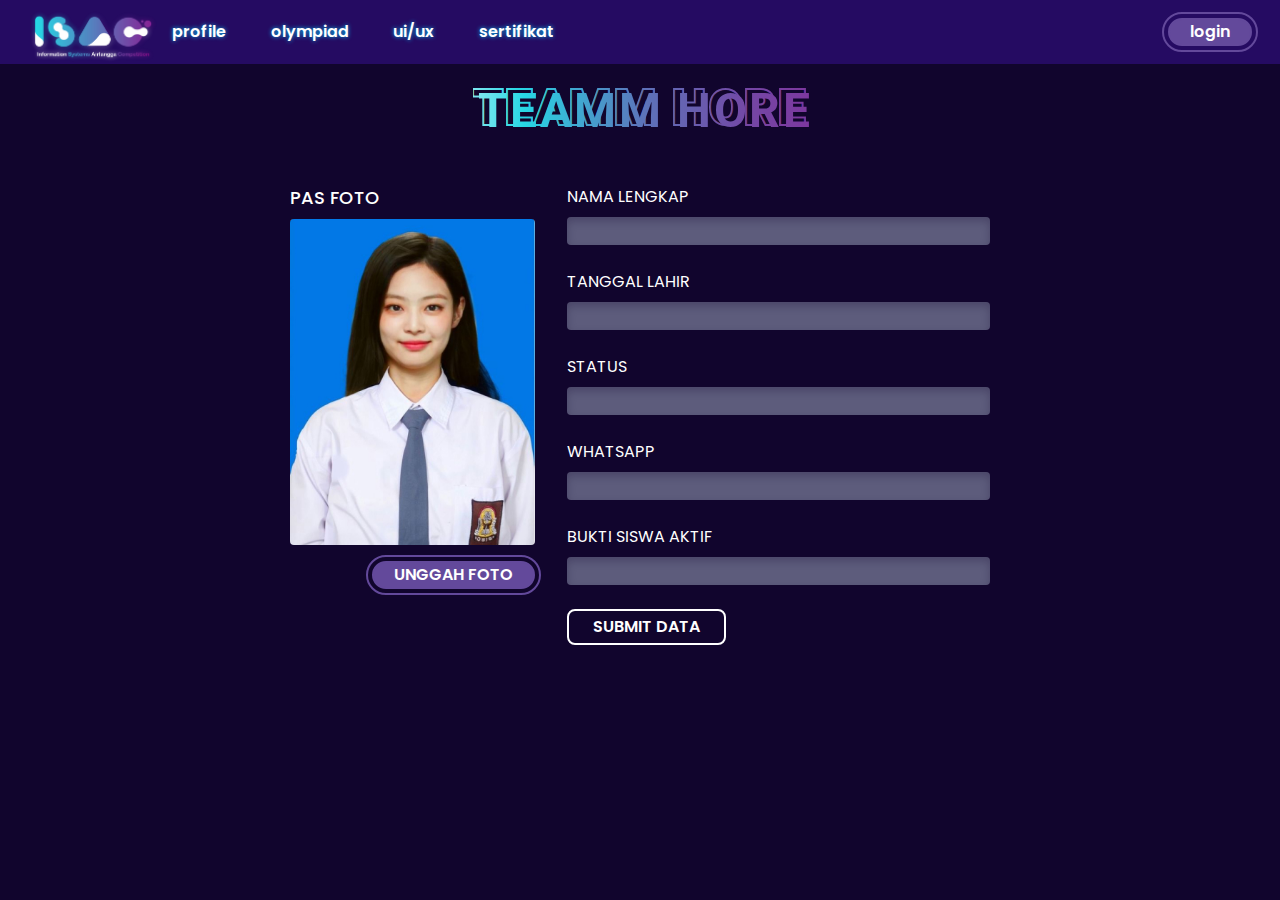
<file: regist.dash.anggota/reg_dash_ang.html>
<!DOCTYPE html>
<html lang="en">

<head>
    <meta charset="UTF-8">
    <meta http-equiv="X-UA-Compatible" content="IE=edge">
    <meta name="viewport" content="width=device-width, initial-scale=1.0">
    <link rel="stylesheet" href="/assets/css/env.css">
    <link rel="stylesheet" href="../assets/css/navbar.css">
    <link rel="stylesheet" href="reg_dash_ang.css">
    <title>Registrasi Anggota</title>
</head>

<body>
    <nav>
        <div class="nav-content">
            <img src="/assets/img/logo-isac.png" alt="logo.png" class="logo">

            <div class="nav-menu">
                <div class="h4 remove">
                    <h4>Hello kelompok 4</h4>
                </div>
                <div class="nav-list">
                    <img src="/assets/icon/login_profile.svg">
                    <a href="#">profile</a>
                </div>
                <div class="nav-list">
                    <img src="/assets/icon/olympiad.svg">
                    <a href="#">olympiad</a>
                </div>
                <div class="nav-list">
                    <img src="/assets/icon/uiux.svg">
                    <a href="#">ui/ux</a>
                </div>
                <div class="nav-list">
                    <img src="/assets/icon//sertifikat.svg">
                    <a href="#">sertifikat</a>
                </div>
                <div class="login">
                    <img src="/assets/icon/login_profile.svg">
                    <a href="#">login</a>
                </div>
            </div>
        </div>

        <button class="btn-primary">login</button>
        <div class="burger">
            <div class="line1"></div>
            <div class="line2"></div>
            <div class="line3"></div>
        </div>
    </nav>
    <div class="container">
        <h1 class="judul" data-tim="TEAMM HORE">TEAMM HORE</h1>
        <form action="" class="add-anggota-form">
            <div class="image">
                <h4>PAS FOTO</h4>
                <img src="../assets/img/pas.jpg" alt="" class="view-pasFoto">
                <input type="file" accept="image/png, image/jpg" class="hidden" name="pasFoto" id="pasFoto">
                <label for="pasFoto" class="button btn-primary">UNGGAH FOTO</label>
            </div>
            <div class="team-data">
                <div class="form-group">
                    <label class="form-label" for="nama">NAMA LENGKAP</label>
                    <input type="text" class="form-control" name="nama" id="nama">
                </div>
                <div class="form-group">
                    <label class="form-label" for="tanggalLahir">TANGGAL LAHIR</label>
                    <input type="text" class="form-control" name="tanggalLahir" id="tanggalLahir">
                </div>
                <div class="form-group">
                    <label class="form-label" for="status">STATUS</label>
                    <input type="text" class="form-control" name="status" id="status">
                </div>
                <div class="form-group">
                    <label class="form-label" for="whatsapp">WHATSAPP</label>
                    <input type="text" class="form-control" name="whatsapp" id="whatsapp">
                </div>
                <div class="form-group">
                    <label class="form-label" for="siswaAktif">BUKTI SISWA AKTIF</label>
                    <input type="text" class="form-control" name="siswaAktif" id="siswaAktif">
                </div>
                <button type="submit" class="btn-secondary">SUBMIT DATA</button>
            </div>
        </form>
    </div>
    <script src="/assets/js/navscript.js"></script>
    <script src="https://code.jquery.com/jquery-3.6.0.min.js"
        integrity="sha256-/xUj+3OJU5yExlq6GSYGSHk7tPXikynS7ogEvDej/m4=" crossorigin="anonymous"></script>
    <script>
        $('#pasFoto').change(() => {
            let reader = new FileReader();
            reader.onload = e => {
                $('.view-pasFoto').attr('src', e.target.result);
            }

            reader.readAsDataURL($('#pasFoto')[0].files[0]);
        })
    </script>
</body>

</html>
</file>
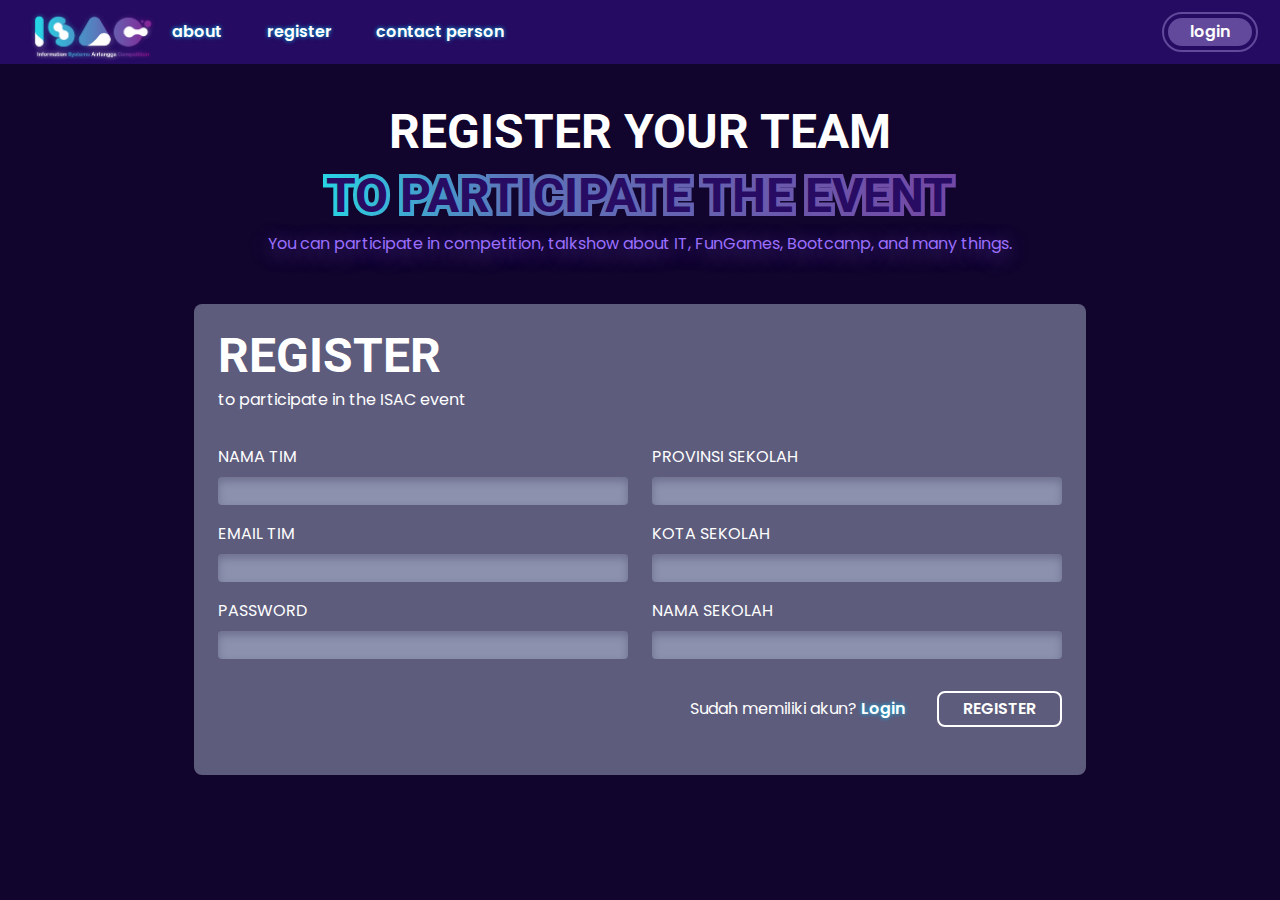
<file: Regist/regist.html>
<!DOCTYPE html>
<html lang="en">

<head>
    <meta charset="UTF-8">
    <meta http-equiv="X-UA-Compatible" content="IE=edge">
    <meta name="viewport" content="width=device-width, initial-scale=1.0">
    <title>ISAC WEB</title>
    <link rel="stylesheet" href="/assets/css/env.css">
    <link rel="stylesheet" href="../assets/css/navbar.css">
    <link rel="stylesheet" href="regist.css">
</head>

<body>
    <!--ini nav ya deck-->
    <nav>
        <div class="nav-content">
            <img src="/assets/img/logo-isac.png" alt="logo.png" class="logo">

            <div class="nav-menu">
                <div class="h4 remove">
                    <h4>Welcome to Isac</h4>
                </div>
                <div class="nav-list">
                    <img src="/assets/icon/about.svg">
                    <a href="#">about</a>
                </div>
                <div class="nav-list">
                    <img src="/assets/icon/register.svg">
                    <a href="#">register</a>
                </div>
                <div class="nav-list">
                    <img src="/assets/icon/contact_person.svg">
                    <a href="#">contact person</a>
                </div>
                <div class="login">
                    <img src="/assets/icon/login_profile.svg">
                    <a href="#">login</a>
                </div>
            </div>
        </div>

        <button class="btn-primary">login</button>
        <div class="burger">
            <div class="line1"></div>
            <div class="line2"></div>
            <div class="line3"></div>
        </div>
    </nav>
    <!--ini akhir navbar-->
    <div class="container">
        <div class="title">
            <h1 class="above">REGISTER YOUR TEAM</h1>
            <h1 class="under">TO PARTICIPATE THE EVENT</h1>
            <p>You can participate in competition, talkshow about IT, FunGames, Bootcamp, and many things.</p>
        </div>
        <div class="form-container">
            <div class="form-title">
                <h1>REGISTER</h1>
                <p>to participate in the ISAC event</p>
            </div>
            <form action="" method="post" class="regis-form">
                <div class="form-input">
                    <div class="form-section">
                        <div class="form-group">
                            <label class="form-label" for="tim">NAMA TIM</label>
                            <input type="text" class="form-control" name="tim" id="tim">
                        </div>
                        <div class="form-group">
                            <label class="form-label" for="email">EMAIL TIM</label>
                            <input type="text" class="form-control" name="email" id="email">
                        </div>
                        <div class="form-group">
                            <label class="form-label" for="password">PASSWORD</label>
                            <input type="password" class="form-control" name="password" id="password">
                        </div>
                    </div>
                    <div class="form-section">
                        <div class="form-group">
                            <label class="form-label" for="provSekolah">PROVINSI SEKOLAH</label>
                            <input type="text" class="form-control" name="provSekolah" id="provSekolah">
                        </div>
                        <div class="form-group">
                            <label class="form-label" for="kotaSekolah">KOTA SEKOLAH</label>
                            <input type="text" class="form-control" name="kotaSekolah" id="kotaSekolah">
                        </div>
                        <div class="form-group">
                            <label class="form-label" for="namaSekolah">NAMA SEKOLAH</label>
                            <input type="text" class="form-control" name="namaSekolah" id="namaSekolah">
                        </div>
                    </div>
                </div>

                <div class="form-btn">
                    <p>Sudah memiliki akun? <a href="#">Login</a></p>
                    <button class="btn-secondary">REGISTER</button>
                </div>
            </form>
        </div>
    </div>
    </div>
    <script src="/assets/js/navscript.js"></script>
</body>

</html>
</file>
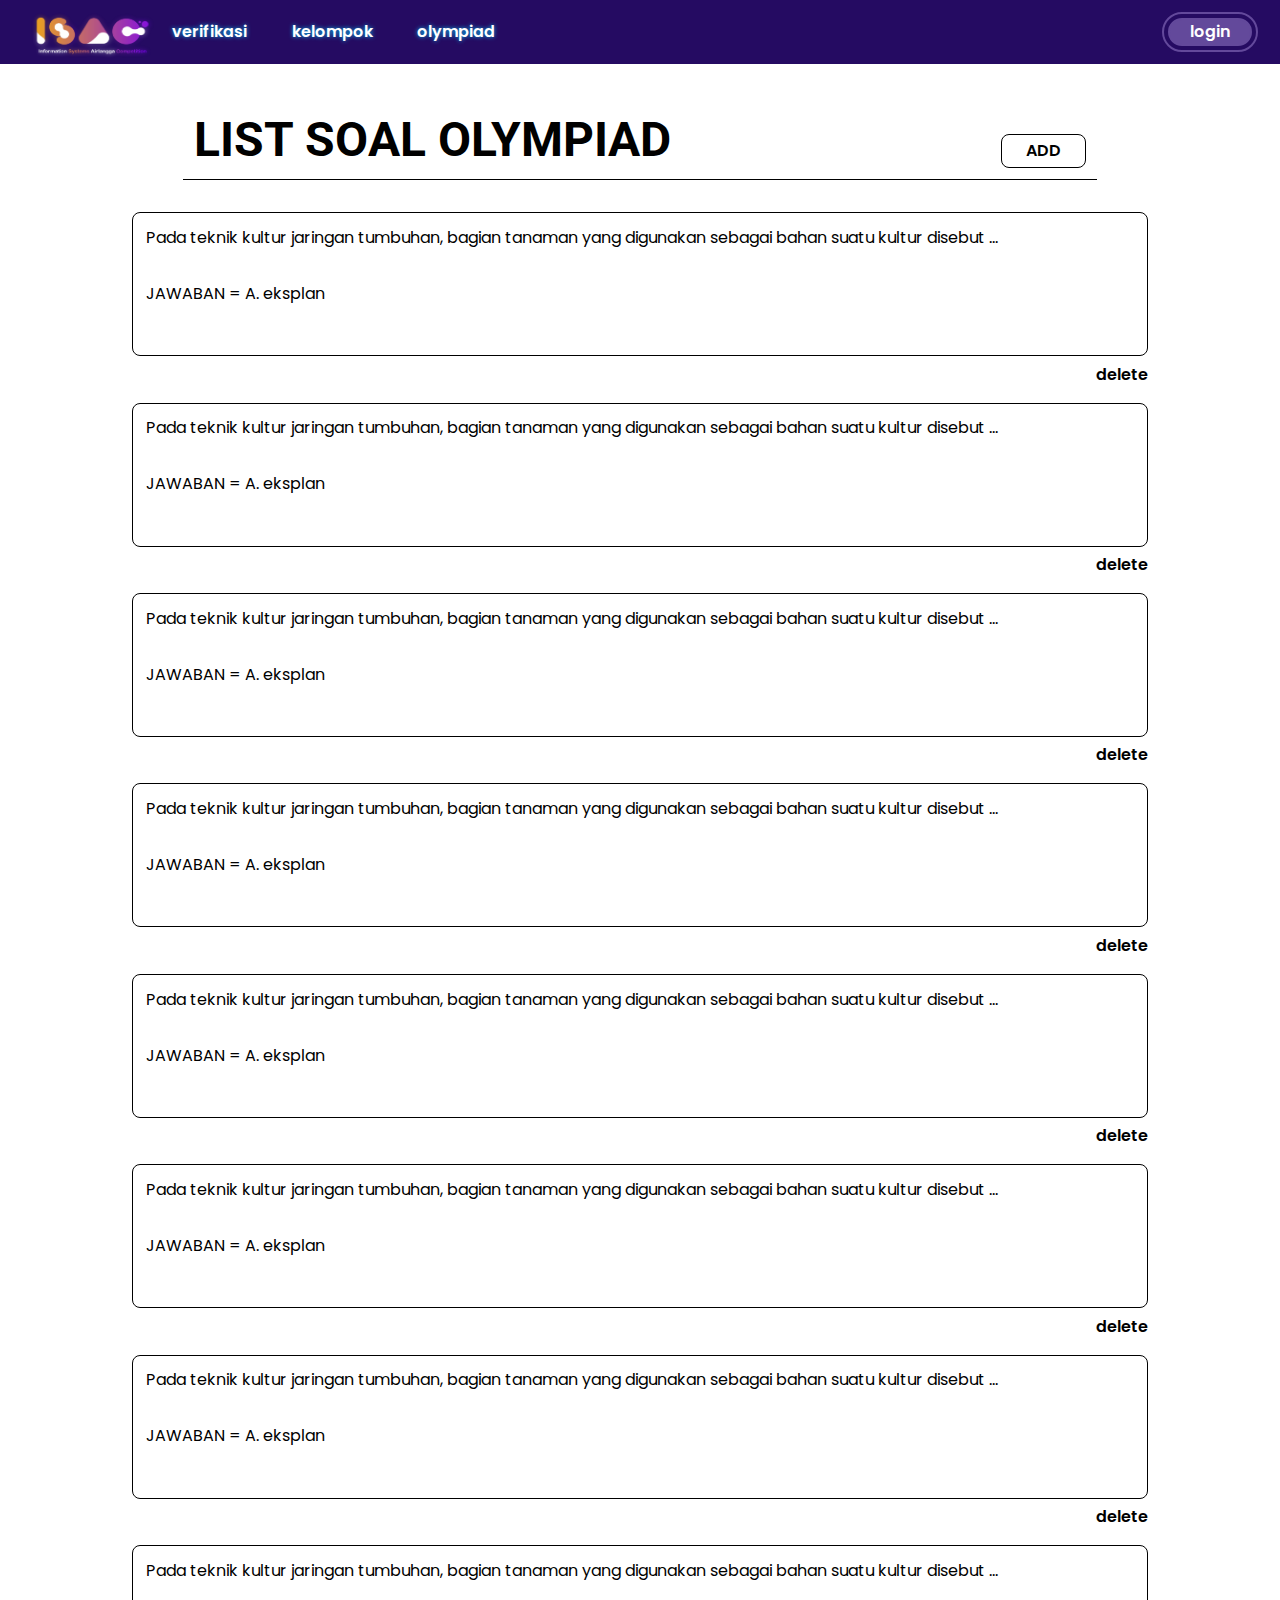
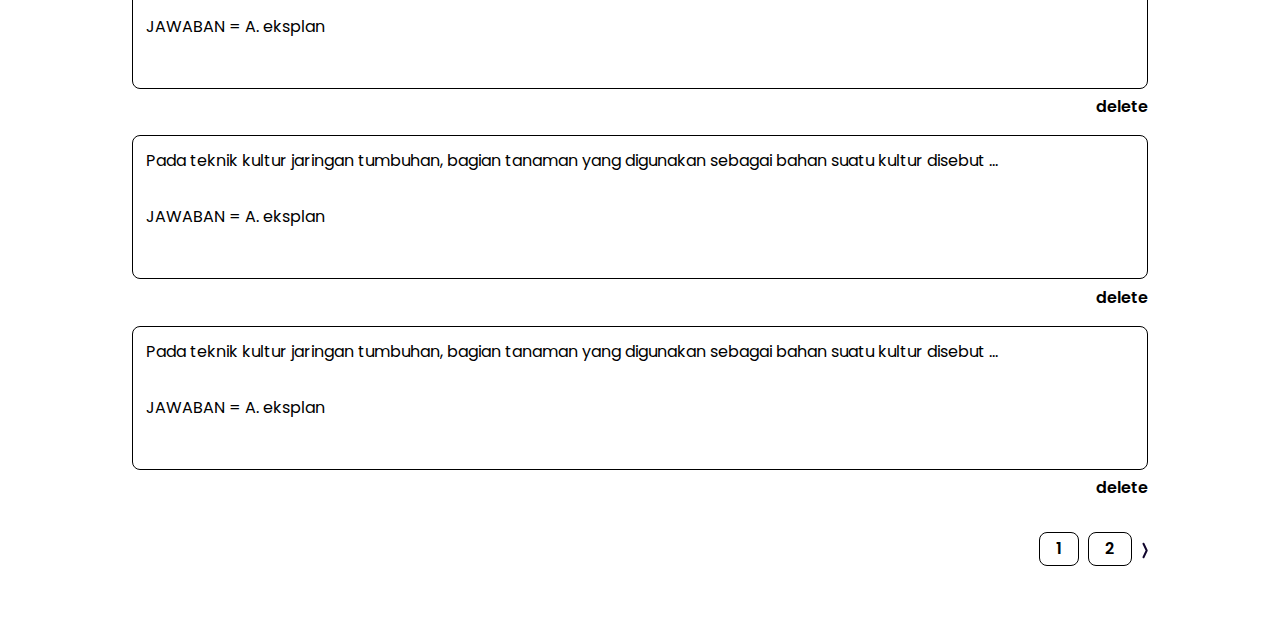
<file: admin_side/quiz-list/quiz-list.html>
<!DOCTYPE html>
<html>
    <head>
        <meta charset="utf-8">
        <meta http-equiv="X-UA-Compatible" content="IE=edge">
        <title>List Soal | Admin Side</title>
        <meta name="description" content="">
        <meta name="viewport" content="width=device-width, initial-scale=1">
        <link rel="stylesheet" href="/assets/css/env.css">
        <link rel="stylesheet" href="/assets/css/navbar.css">
        <link rel="stylesheet" href="quiz-list.css">
    </head>

    <body>
        <nav>
            <div class="nav-content">
                <img src="/assets/img/Asset 3.png" alt="logo.png" class="logo">
    
                <div class="nav-menu">
                    <div class="h4 remove">
                        <h4>Hello kelompok 4</h4>
                    </div>
                    <div class="nav-list">
                        <img src="/assets/icon/login_profile.svg">
                        <a href="#">verifikasi</a>
                    </div>
                    <div class="nav-list">
                        <img src="/assets/icon/olympiad.svg">
                        <a href="#">kelompok</a>
                    </div>
                    <div class="nav-list">
                        <img src="/assets/icon/uiux.svg">
                        <a href="#">olympiad</a>
                    </div>
                </div>
            </div>
    
            <button class="btn-primary">login</button>
            <div class="burger">
                <div class="line1"></div>
                <div class="line2"></div>
                <div class="line3"></div>
            </div>
        </nav>

        <div class="container">
            <div class="headline">
                <h1>List Soal Olympiad</h1>
                <button class="btn-secondary">ADD</button>
            </div>

            <div class="contents">
                <div class="preview-question">
                    <div class="btn-secondary question">
                        <p>Pada teknik kultur jaringan tumbuhan, bagian tanaman yang digunakan sebagai bahan suatu kultur disebut ...</p>
                        <p>JAWABAN = A. eksplan</p>
                    </div>
                    <a href="#">delete</a>
                </div>
                <div class="preview-question">
                    <div class="btn-secondary question">
                        <p>Pada teknik kultur jaringan tumbuhan, bagian tanaman yang digunakan sebagai bahan suatu kultur disebut ...</p>
                        <p>JAWABAN = A. eksplan</p>
                    </div>
                    <a href="#">delete</a>
                </div>
                <div class="preview-question">
                    <div class="btn-secondary question">
                        <p>Pada teknik kultur jaringan tumbuhan, bagian tanaman yang digunakan sebagai bahan suatu kultur disebut ...</p>
                        <p>JAWABAN = A. eksplan</p>
                    </div>
                    <a href="#">delete</a>
                </div>
                <div class="preview-question">
                    <div class="btn-secondary question">
                        <p>Pada teknik kultur jaringan tumbuhan, bagian tanaman yang digunakan sebagai bahan suatu kultur disebut ...</p>
                        <p>JAWABAN = A. eksplan</p>
                    </div>
                    <a href="#">delete</a>
                </div>
                <div class="preview-question">
                    <div class="btn-secondary question">
                        <p>Pada teknik kultur jaringan tumbuhan, bagian tanaman yang digunakan sebagai bahan suatu kultur disebut ...</p>
                        <p>JAWABAN = A. eksplan</p>
                    </div>
                    <a href="#">delete</a>
                </div>
                <div class="preview-question">
                    <div class="btn-secondary question">
                        <p>Pada teknik kultur jaringan tumbuhan, bagian tanaman yang digunakan sebagai bahan suatu kultur disebut ...</p>
                        <p>JAWABAN = A. eksplan</p>
                    </div>
                    <a href="#">delete</a>
                </div>
                <div class="preview-question">
                    <div class="btn-secondary question">
                        <p>Pada teknik kultur jaringan tumbuhan, bagian tanaman yang digunakan sebagai bahan suatu kultur disebut ...</p>
                        <p>JAWABAN = A. eksplan</p>
                    </div>
                    <a href="#">delete</a>
                </div>
                <div class="preview-question">
                    <div class="btn-secondary question">
                        <p>Pada teknik kultur jaringan tumbuhan, bagian tanaman yang digunakan sebagai bahan suatu kultur disebut ...</p>
                        <p>JAWABAN = A. eksplan</p>
                    </div>
                    <a href="#">delete</a>
                </div>
                <div class="preview-question">
                    <div class="btn-secondary question">
                        <p>Pada teknik kultur jaringan tumbuhan, bagian tanaman yang digunakan sebagai bahan suatu kultur disebut ...</p>
                        <p>JAWABAN = A. eksplan</p>
                    </div>
                    <a href="#">delete</a>
                </div>
                <div class="preview-question">
                    <div class="btn-secondary question">
                        <p>Pada teknik kultur jaringan tumbuhan, bagian tanaman yang digunakan sebagai bahan suatu kultur disebut ...</p>
                        <p>JAWABAN = A. eksplan</p>
                    </div>
                    <a href="#">delete</a>
                </div>
            </div>

            <div class="page">
                <button class="btn-secondary">1</button>
                <button class="btn-secondary">2</button>
                <a href="#"><img src="../../assets/img/next-page.svg" alt=""></a>
            </div>
        </div>
            
        <script src="/assets/js/navscript.js"></script>
    </body>
</html>
</file>
<file: Regist/style.css>
* {
    margin: 0;
    padding: 0;
    color: white;
}

body {
    background-color: rgb(24, 4, 44);
    font-family: 'Roboto', sans-serif;
}

header {
    font-size: 20px;
    display: flex;
    justify-content: space-between;
    background-color: rgb(40, 12, 100);
    height: 55px;
    position: fixed;
    left: 0px;
    right: 0px;
    top: 0px;
    z-index: 1;
}

.lognav {
    display: flex;
    margin-left: 30px;

}

.lognav .logo {
    width: 150px;
    background-image: url(/gambar/Asset\ 3.png);
    background-size: cover;
    background-repeat: no-repeat;
    background-position-y: -7px;
    line-height: 55px;
}

nav ul {
    display: flex;
    height: 55px;
}

nav ul li {
    display: inline-block;
    margin-left: 50px;
    line-height: 55px;
}

nav ul li:hover {
    border-bottom: 4px solid rgb(8, 183, 238);
    box-sizing: border-box;
}

nav ul li a:hover {
    color: rgb(8, 183, 238);;
}

a {
    text-decoration: none;
    font-size: 20px;
}

.login {
    width: 40px;
    height: 30px;
    line-height: 55px;
    padding: 3px 20px;
    margin: auto 30px;
    border-radius: 30px;
    background-color: rgb(104, 76, 156);
}

.login p {
    line-height: 30px;
    text-decoration: none;
}

.container {
    margin: 125px auto ;
    width: 900px;
}
.title  {
    text-align: center;

}

.title h1{
    font-size: 48px;
    font-weight: bold;
    margin-bottom: 5px;
}

.title .under {
    color: rgb(40, 12, 100);
    background: linear-gradient(to right, rgba(39, 215, 229, 100%) 0%, rgba(92, 116, 186, 20) 30%,  rgba(116, 71, 165, 100%)100%,rgba(132, 41, 152, 100%) 150%);
    background-size: 200% 200%;
    -webkit-background-clip: text;
    -webkit-text-stroke: 8px transparent;

}

.forms {
    margin: 60px auto 0px;
    width: 800px;
    padding: 25px;
    background-color: #5D5C7D;
    border-radius: 10px;
}

.form-title {
    margin-bottom: 30px;
}

.form-title h1 {
    font-size: 48px;
    margin-bottom: 5px;
}

form {
    display: flex;
    justify-content: space-between;
    flex-wrap: wrap;
}

.name div, .school div {
    margin-bottom: 20px;
}

.name div label, .school div label {
    display: block;
    margin-bottom: 5px; 
}

.name div input, .school div input {
    width: 375px;
    height: 25px;
    padding: 0px 5px;
    background-color: #D9E9FF61;
    border: none;

}

.submit {
    position: relative;
    left: 600px;
    background-color: transparent;
}

.submit input {
    border: 1px solid white;
    border-radius: 5px;
    background-color: transparent;
    padding: 10px 50px;
    cursor: pointer;
}
/*
form p {
    margin-bottom: 20px;
}

form p label {
    display: block;
    margin-bottom: 5px;
}

form p input {
    width: 375px;
    height: 25px;
    padding: 0px 5px;
    background-color: #D9E9FF61;
    border: none;

}
*/
/* .reg-button {
    border: 1px solid red ;
    padding: 7px 40px;
    width: fit-content;
    position: relative;
    left: 600px;
    border: 1px solid white ;
    border-radius: 10px;
}
*/
</file>
<file: assets/css/env.css>
@import url('https://fonts.googleapis.com/css2?family=Poppins:wght@300;400;500;600&family=Roboto:wght@500;700&display=swap');

* {
    margin: 0;
    padding: 0;
    -webkit-transition: all ease .2s;
    transition: all ease .2s;
    -webkit-box-sizing: border-box;
    box-sizing: border-box;
    color: #FFFFFF;
    font-family: 'Poppins';
    scroll-behavior: smooth;
    -webkit-transition: all .2s ease;
    transition: all .2s ease;
}

body {
    background-color: #11052D;
}

.container {
    width: 100%;
    min-height: calc(100vh - 6rem);
    padding: 0 1.75rem;
    margin: 5rem auto 0 auto;
}

@media screen and (min-width: 576px) {
    .container {
        width: 540px;
    }
}

@media screen and (min-width: 768px) {
    .container {
        padding: 0 .75rem;
        width: 720px;
    }
}

@media screen and (min-width: 992px) {
    .container {
        width: 960px;
    }
}

@media screen and (min-width: 1200px) {
    .container {
        width: 1140px;
    }
}

@media screen and (min-width: 1400px) {
    .container {
        width: 1320px;
    }
}

h1,
.h1 {
    font-family: 'Roboto';
    font-style: normal;
    font-weight: 700;
    font-size: 48px;
    line-height: 56px;
    text-transform: uppercase;
}

h2,
.h2 {
    font-family: 'Roboto';
    font-style: normal;
    font-weight: 600;
    font-size: 36px;
    line-height: 42px;
    text-transform: uppercase;
}

h3,
.h3 {
    font-family: 'Roboto';
    font-style: normal;
    font-weight: 600;
    font-size: 24px;
    line-height: 28px;
    text-transform: uppercase;
}

h4,
.h4 {
    font-style: normal;
    font-weight: 500;
    font-size: 18px;
    line-height: 27px;
}

p,
.p {
    font-style: normal;
    font-weight: 400;
    font-size: 16px;
    line-height: 24px;
}

h5,
.h5 {
    font-style: normal;
    font-weight: 300;
    font-size: 14px;
    line-height: 21px;
}

h6,
.h6 {
    font-style: normal;
    font-weight: 300;
    font-size: 12px;
    line-height: 18px;
}

a {
    text-decoration: none;
    font-style: normal;
    font-weight: 600;
    font-size: 16px;
    line-height: 24px;
    color: #FFFFFF;
    text-shadow: 0px 0px 4px #08B7EE;
}

a:hover {
    text-decoration: underline;
}

.hidden {
    display: none;
}

button,
.button {
    padding: .25rem 1.5rem;
    font-style: normal;
    font-weight: 600;
    font-size: 16px;
    line-height: 24px;
    cursor: pointer;
}

.btn-primary {
    padding: 0 1.25rem;
    background: #63499B;
    border-radius: 24px;
    border: 2px solid #63499B;
    outline: 2px solid #63499B;
    outline-offset: 4px;
}

.btn-primary:hover {
    background-color: transparent;
}

.btn-secondary {
    border: 2px solid #FFFFFF;
    border-radius: 8px;
    background-color: transparent;
}

.btn-secondary:hover {
    background: #08B7EE;
    box-shadow: 0px 15px 30px rgba(8, 183, 238, 0.15);
}

.form-group {
    width: 100%;
    display: flex;
    flex-direction: column;
    align-items: stretch;
    justify-content: center;
    gap: .5rem;
}

.form-control,
.file-label__label {
    width: 100%;
    padding: .25rem 1rem;
    border: none;
    border-radius: .25rem;
    background-color: #D9E9FF61;
    box-shadow: inset 0px 4px 8px rgba(17, 5, 45, 0.25);
}

.form-control:focus-visible,
.file-label__label:focus {
    outline: none;
}

.file-label {
    display: flex;
    align-items: stretch;
    justify-content: stretch;
    gap: .5rem;
}

.file-label__btn {
    white-space: nowrap;
}

.file-control {
    display: none;
}
</file>
<file: assets/css/navbar.css>
nav {
    display: flex;
    align-items: center;
    background-color: #250B62;
    justify-content: space-around;
    padding: 0 1.75rem;
    position: fixed;
    top: 0;
    left: 0;
    right: 0;
    z-index: 1;
}

.logo {
    padding-top: 7px;
    width: 130px;
    height: 60px;
}

.nav-content {
    width: 100%;
    display: flex;
    align-items: center;
}

.nav-menu {
    display: flex;
    justify-content: flex-start;
    gap: 1rem;
    box-sizing: border-box;

}

.nav-list {
    display: flex;
    align-self: stretch;
    white-space: nowrap;
}

.nav-menu div {
    padding: 20px 2.5%;
    list-style: none;
    box-sizing: border-box;
}

nav .login,
nav .h4,
nav .nav-list img {
    display: none;
}

.nav-menu div:hover,
.nav-menu div:hover a {
    color: rgb(8, 183, 238);
    cursor: pointer;
    /*background-color: rgba(50, 16, 128, 0.7);*/
    box-sizing: border-box;
}

.burger {
    display: none;
    cursor: pointer;
}

.burger div {
    width: 20px;
    height: 3px;
    background-color: aliceblue;
    margin: 5px;
    transition: all 0.3s ease;
}

@media screen and (max-width:1300px) {
    .nav-menu {
        width: 50%;
    }

    .nav-list {
        align-items: stretch;
    }
}

@media screen and (max-width:768px) {
    .login a {
        position: absolute;
    }

    .h4,
    .nav-menu .nav-list img {
        display: block;
    }

    .nav-list img {
        padding-right: 15px;
    }

    .login img {
        padding-right: 10px;
    }

    nav .btn-primary {
        display: none;
    }

    body {
        overflow-x: hidden;
    }

    .nav-menu {
        padding: 60px 20px 0 30px;
        position: absolute;
        right: 0px;
        height: 1000vh;
        top: 0vh;
        background-color: #250B62;
        display: block;
        flex-direction: column;
        align-items: flex-start;
        width: 60%;
        transform: translate(100%);
        transition: transform 0.5s ease-in;
    }

    .nav-menu div:hover,
    .nav-menu div a:hover {
        background: none;
    }

    .nav-menu div a:hover {
        background-color: #250B62;
    }

    .nav-menu div {
        opacity: 0;
        display: block;
    }

    .burger {
        display: block;
    }

}

.nav-active {
    transform: translate(0);
}

@keyframes navLinkFade {
    from {
        opacity: 0;
        transform: translate(50px);
    }

    to {
        opacity: 1;
        transform: translate(0px);
    }

}

.toggle .line1 {
    transform: rotate(-45deg) translate(-5px, 6px);
}

.toggle .line2 {
    opacity: 0;
}

.toggle .line3 {
    transform: rotate(45deg) translate(-5px, -6px);
}
</file>
<file: attemp-end/attemp-end.css>
.judul {
    letter-spacing: 0.15rem;
    background: -webkit-linear-gradient(0deg, #FEFEFE -20.43%, #27D7E5 13.7%, #5C74BA 25.25%, #7447A5 45.25%, #842998 86.09%);
    -webkit-background-clip: text;
    -webkit-text-stroke: 4px transparent;
    color: #11052D;
    position: relative;
}

.judul::after {
    letter-spacing: 0.15rem;
    color: #FEFEFE;
    content: attr(judul-lomba);
    position: absolute;
    left: 5px;
    top: 3px;
    width: 100%;
}

.container {
    display: flex;
    flex-direction: column;
    gap: 2.5rem;
}

.contents {
    display: flex;
    gap: 3rem;
}

.description {
    display: flex;
    gap: 2.5rem;
}

.thank-you {
    display: flex;
    flex-direction: column;
    justify-content: center;
    text-align: center;
    gap: 0.5rem;
}

.image {
    height: 73.5vh;
}

.ui {
    height: 76vh;
}

.image-responsive {
    display: none;
}

@media screen and (max-width: 768px) {
    .container {
        align-items: center;
    }
    
    .judul{
        text-align: center;
        font-size: 36px;
    }

    .description{
        flex-direction: column-reverse;
    }

    .image-responsive {
        width: 100%;
        display: block;
    }

    .image {
        display: none;
    }

    .thank-you h2 {
        font-size: 24px;
        line-height: 1.8rem;
    }

    .thank-you h4 {
        font-size: 14px;
        line-height: 1.5rem;
    }
}
</file>
<file: attemp-start/olympiad.css>
.judul {
    letter-spacing: 0.15rem;
    background: -webkit-linear-gradient(0deg, #FEFEFE -20.43%, #27D7E5 13.7%, #5C74BA 25.25%, #7447A5 45.25%, #842998 86.09%);
    -webkit-background-clip: text;
    -webkit-text-stroke: 4px transparent;
    color: #11052D;
    position: relative;
}

.judul::after {
    letter-spacing: 0.15rem;
    color: #FEFEFE;
    content: attr(judul-lomba);
    position: absolute;
    left: 5px;
    top: 3px;
    width: 100%;
}

.container {
    display: flex;
    flex-direction: column;
    gap: 2.5rem;
}

.contents {
    display: flex;
    gap: 3rem;
}

.description {
    display: flex;
    flex-direction: column;
    gap: 2.5rem;
}

.description p {
    color: #9B6FFF;
    text-shadow: 0px 4px 20px #724FC1;
}

.description button {
    width: max-content;
}

.image {
    height: 73.5vh;
}

.image-responsive {
    display: none;
}

/* Tablet */
@media screen and (max-width: 768px) {
    .container {
        align-items: center;
    }

    .contents {
        flex-direction: column-reverse;
    }
    
    .image-responsive {
        width: 100%;
        display: block;
    }

    .image {
        display: none;
    }

}

/* Mobile */
@media screen and (max-width: 320px) {
    .container {
        align-items: center;
    }
    
    .judul{
        text-align: center;
        font-size: 36px;
    }

    .contents {
        flex-direction: column-reverse;
    }

    .image-responsive {
        width: 100%;
        display: block;
    }

    .image {
        display: none;
    }

    .rules h2 {
        font-size: 24px;
        line-height: 1.8rem;
    }

    .rules p {
        font-size: 14px;
        line-height: 1.5rem;
    }
}
</file>
<file: attemp-start/ui-ux.css>
.judul {
    letter-spacing: 0.15rem;
    background: -webkit-linear-gradient(0deg, #FEFEFE -20.43%, #27D7E5 13.7%, #5C74BA 25.25%, #7447A5 45.25%, #842998 86.09%);
    -webkit-background-clip: text;
    -webkit-text-stroke: 4px transparent;
    color: #11052D;
    position: relative;
}

.judul::after {
    letter-spacing: 0.15rem;
    color: #FEFEFE;
    content: attr(judul-lomba);
    position: absolute;
    left: 5px;
    top: 3px;
    width: 100%;
}

.container {
    display: flex;
    flex-direction: column;
    gap: 2.5rem;
}

.contents {
    display: flex;
    gap: 3rem;
}

.description {
    display: flex;
    flex-direction: column;
    gap: 2.5rem;
}

.description p {
    color: #9B6FFF;
    text-shadow: 0px 4px 20px #724FC1;
}

form {
    display: flex;
    flex-direction: column;
    gap: 1rem;
}

form button {
    width: fit-content;
}

.image {
    height: 76vh;
}

.image-responsive {
    display: none;
}


/* Tablet */
@media screen and (max-width: 768px) {
    .container {
        align-items: center;
    }

    .contents {
        flex-direction: column-reverse;
    }
    
    .image-responsive {
        width: 100%;
        display: block;
    }

    .image {
        display: none;
    }

}

/* Mobile */
@media screen and (max-width: 320px) {
    .container {
        align-items: center;
    }
    
    .judul{
        text-align: center;
        font-size: 36px;
    }

    .contents {
        flex-direction: column-reverse;
    }

    .image-responsive {
        width: 100%;
        display: block;
    }

    .image {
        display: none;
    }

    .rules h2 {
        font-size: 24px;
        line-height: 1.8rem;
    }

    .rules p {
        font-size: 14px;
        line-height: 1.5rem;
    }
}
</file>
<file: Dashboard_Regist_ast/style_dash_regist_ast.css>
.regis-olim {
    padding-bottom: 6rem;
    display: flex;
    justify-content: flex-start;
    align-items: center;
    gap: 2rem;
}

.astronot {
    width: 40%;
    max-width: 500px;
}

.regis-olim__content {
    width: 100%;
    display: flex;
    flex-direction: column;
    align-items: flex-start;
    justify-content: center;
    gap: 2rem;
}

.regis-olim__title>span {
    color: #11052D;
    font-weight: bolder;
    background: linear-gradient(90deg, #27D7E5, #5C74BA, #7447A5, #842998);
    -webkit-background-clip: text;
    -webkit-text-stroke: 4px transparent;
}

.regis-olim__title-section {
    width: 90%;
    display: flex;
    flex-direction: column;
    align-items: flex-start;
    justify-content: center;
    gap: .5rem;
}

.regis-olim__title {
    font-size: 48px;
    margin-bottom: 10px;
}

.regis-olim__subtitle {
    color: #9B6FFF;
    text-shadow: 0px 4px 20px #724FC1;
}

.regis-olim__form {
    width: 90%;
    display: flex;
    flex-direction: column;
    align-items: flex-start;
    justify-content: center;
    gap: 1.5rem;
}

@media screen and (max-width: 1200px) {

    .regis-olim__form,
    .regis-olim__title-section {
        width: 100%;
    }
}

@media screen and (max-width: 768px) {
    .astronot {
        display: none;
    }
}
</file>
<file: landing-page/landing-page.css>
.container {
    display: flex;
    flex-direction: column;
    justify-content: center;
    gap: 14em;
}

.headline {
    margin-top: 119px;
    display: flex;
    flex-direction: column;
    /* justify-content: center; */
    align-items: center;
    gap: 3em;
}

.headline h1 {
    color: rgb(255, 255, 255);
    background: linear-gradient(to right, rgba(39, 215, 229, 100%) 5%, rgba(92, 116, 186, 20) 25%, rgba(116, 71, 165, 100%) 30%, rgba(132, 41, 152, 100%) 60%);
    background-size: 200% 200%;
    -webkit-background-clip: text;
    -webkit-text-stroke: 8px transparent;
    width: 100%;
    text-align: center;
}

.headline img {
    width: 667px;
}

.head-content {
    display: flex;
    flex-direction: column;
    gap: 60px;
}

.above {
    display: flex;
    flex-direction: column;
    gap: 12px;
}

.head-content h1{
    background: -webkit-linear-gradient(45deg, rgba(39, 215, 229, 100%) 5%, rgba(92, 116, 186, 20) 20%, rgba(116, 71, 165, 100%) 35%, rgba(132, 41, 152, 100%) 60%);
    -webkit-background-clip: text;
    -webkit-text-fill-color: transparent;
}

.explain {
    display: flex;
    gap: 86px;
}


.caption {
    display: flex;
    flex-direction: column;
    gap: 28px;
    align-self: center;
}

.ungu {
    color: #7C399F;
}

.biru {
    color: #3ADBE8;
}

.values {
    display: flex;
    gap: 10em;
}

.val-item {
    display: flex;
    flex-direction: column;
    align-items: center;
}

.val-icon {
    width: 200px;
}

.val-item p {
    text-align: center;
}

.blue {
    color: #08B7EE;
    text-shadow: 0px 4px 20px #08B7EE;
}

.grey {
    color: #7795EB;
    text-shadow: 0px 4px 20px #7795EB;
}

.purple {
    color: #8B61E7;
    text-shadow: 0px 4px 20px #8B61E7;
}

.competition {
    display: flex;
    flex-direction: column;
    gap: 78px;
    align-items: center;
}

.competition h1 {
    color: #11052D;
    background: linear-gradient(to right, #27D7E5 5%, #5C74BA 20%, #7447A5 35%, #842998 30%);
    background-size: 200% 200%;
    -webkit-background-clip: text;
    -webkit-text-stroke: 6px transparent;
    width: 325px;
    text-align: center;
    text-shadow: 0px 4px 10px #6C57AD;
}

.comp-list {
    display: flex;
    flex-direction: column;
    align-items: center;
    justify-content: center;
    
}

.comp-list a {
    display: flex;
    flex-direction: column;
    
}

.comp-list p {
    width: 609px;
    text-align: center;
}

.left {
    display: flex;
    align-self: flex-start;
    border: #08B7EE solid 1px;

}

.right {
    display: flex;
    align-self: flex-end;
    border: #8B61E7 solid 1px;
}

.timeline {
    display: flex;
    flex-direction: column;
    gap: 70px;
}

.tl-container {
    display: grid;
    grid-template-columns: 0.4fr 1fr 1fr 1fr;
    gap: 100px 64px;
}

.timeline h1, .timeline h3 {
    background: linear-gradient(90deg, #FEFEFE 0%, #27D7E5 30%, #5C74BA 70%);
    -webkit-background-clip: text;
    -webkit-text-fill-color: transparent;
    background-clip: text;
    text-shadow: 0px 4px 20px rgba(40, 214, 229, 0.7);
}

.agenda {
    display: flex;
    flex-direction: column;
    justify-content: space-between;
}

.tl-content {
    display: flex;
    flex-direction: column;
    justify-content: space-between;
}

.tl-content button {
    width: fit-content
}

.tl-container > p {
    display: flex;
    align-self: center;
    text-align: center;
    line-height: 3em;
}

.date h2 {
    background: linear-gradient(90deg, #BBABDC 10.14%, #8B61E7 90.35%);
    -webkit-background-clip: text;
    -webkit-text-fill-color: transparent;
    background-clip: text;
    text-shadow: 0px 4px 20px #724FC1;
}

.sponsor {
    background-color: rgba(217, 233, 255, 0.2);
    margin: auto;
    width: 90%;
    height: max-content;
    display: flex;
    justify-content: center;
    border-radius: 20px;
    margin-bottom: 10vh;
}

.sponsor h2 {
    padding: 20px;
    background: linear-gradient(90deg, #BBABDC 10.14%, #8B61E7 90.35%);
    -webkit-background-clip: text;
    -webkit-text-fill-color: transparent;
    background-clip: text;
    text-fill-color: transparent;
}

.footer {
    width: 100%;
    display: flex;
    flex-direction: column;
    align-items: center; 
    background: #11052D;
    padding: 100px 0 135px 0;
    position: relative;
    z-index: 1;
    /*background-image: url(/assets/img/under-mars.png);
    background-repeat: no-repeat;
    background-size: 645px;
    background-position-x: 400px;
    background-position-y: 125px;*/
}

.footer h1 {
    padding-bottom: 100px;
    color: rgb(40, 12, 100);
    background: linear-gradient(to right, rgba(39, 215, 229, 100%) 0%, rgba(92, 116, 186, 20) 30%, rgba(116, 71, 165, 100%)100%, rgba(132, 41, 152, 100%) 150%);
    -webkit-background-clip: text;
    -webkit-text-stroke: 8px transparent;
    
}

.contact-menu {
    display: flex;
    justify-content: space-around;
    width: 90%;
    
}

.contact {
    display: flex;
    flex-direction: column;
    width: 50%;
    align-items: center;
}

.contact h2, h3, p {
    margin-bottom: 5px;
}

.line {
    width: 100%;
    height: 30px;
    position: absolute;
    z-index: 1;
    top: 40px;
}

.mars {
    background-image: url(/assets/img/under-mars.png);
    width: 634.59px;
    height: 449.4px;
    background-size: cover;
    position: absolute;
    z-index: -1;
    right: 0.1px;
    bottom: -50px;
}

.saturn {
    background-image: url(/assets/img/under-saturn.png);
    width: 150px;
    height: 400px;
    background-size: contain;
    background-repeat: no-repeat;
    position: absolute;
    z-index: -2;
    bottom: 100px;
    right: -0px;
}
</file>
<file: login-page/login.css>
.container {
    padding-bottom: 5rem;
    display: flex;
    flex-direction: column;
    justify-content: center;
    align-items: center;
    gap: 32px;
}

.login-container {
    display: flex;
    flex-direction: column;
    gap: 1.5rem;
    width: 100%;
    max-width: 500px;
}

.btn-secondary {
    align-self: flex-end;
}
</file>
<file: olympiad_competition/olympiad.css>
.container {
    display: flex;
    gap: 15px;
    margin: 6rem auto 3rem;
    justify-content: space-around;
}

.number-question-section {
    display: flex;
    justify-content: space-around;
    width: 1000px;
    max-width: 1000px;
}

.number-section > * {
    white-space: nowrap;
}

.number-section {
    display: flex;
    flex-direction: column;
    background-color: rgba(37, 11, 98, 0.7);
    padding: 15px 8px;
    gap: 10px;
    height: max-content;
    border-radius: 6px;
}

.number-text {
    text-align: center;
    background-color:  #321080;
    padding: 2px;
    border-radius: 5px;
}

.number-text span {
    font-size: larger;
    font-weight: bolder;
}

.flag {
    cursor: pointer;
}

.hovering-flag {
    filter: invert(30%) sepia(100%) saturate(7500%) hue-rotate(3deg) brightness(98%) contrast(114%);
    color: #FF0A01;
}   

.question-section {
    display: flex;
    flex-direction: column;
    height: max-content;
}

.form-question {
    display: flex;
    flex-direction: column;
    padding: 30px 40px;
    gap: 15px;
    border: 1px solid #FFFFFF;
    border-radius: 6px;
    align-items: flex-start;
    max-width: 693px;
}

.choice {
    display: flex;
    gap: 20px;
}

.choice input[type="radio"] {
    accent-color: #9B6FFF;
}

.reset {
    margin-left: 0.7em;
    cursor: pointer;
    background: none;
}

.contact {
    font-size: 12px;
    align-self: flex-end;
}

.btn-navigation {
    margin-top: 10px;
    display: flex;
    justify-content: space-between;
}

.question-list-section {
    border: 1px solid #FFFFFF;
    display: flex;
    flex-direction: column;
    height: max-content;
    background-color: rgba(37, 11, 98, 0.7);
}

.nav-text {
    text-align: center;
    background-color: #321080;
    margin: 15px 0px;
    width: 100%;
}

.question-list {
    gap: 15px;
    display: flex;
    height: max-content;
    max-width: 229px;
    width: 229px;
    flex-wrap: wrap;
    justify-content: flex-start;
    padding: 9.5px;
}

.question-card {
    width: 30px;
    height: 46px;
    border: 1px solid #FFFFFF;
    background-color: #FFFFFF;
    cursor: pointer;
    border-radius: 5px;
}

.clicked-question-card {
    background-color: #11052D;
    border: 1px solid #08B7EE;
}

.number-card {
    width: 100%;
    text-align: center;
    line-height: 27px;
    height: 27px;
    background-color: #321080;
    color: #FFFFFF;
    border-radius: 5px;
}

.time-submit {
    gap: 8px;
    display: flex;
    flex-direction: column;
    align-items: center;
    padding: 25px 0px 15px;
}

@media screen and (max-width: 1400px) {
    .number-question-section {
        gap: 15px;
    }
}

@media screen and (max-width: 992px) {
    .container {
        flex-direction: column;
        align-items: flex-end;
        width: 100%;
        padding: 30px;
        gap: 50px;
    }

    .number-question-section {
        justify-content: space-between;
        width: 100%;
    }

    .question-section > .form-question {
        width: 100%;
    }

    .question-list-section {
        max-width: 693px;
    }

    .question-list {
        width: max-content;
        max-width: 100%;
        width: 100%;
        gap: 10px;
    }


}

@media screen and (max-width: 768px) {
    .question-list-section {
        width: 100%;
        
    }

    .question-list {
        width: 100%;
        display: grid;
        grid-template-columns: repeat(auto-fit, minmax(30px, 1fr));
        grid-gap: 10px;
    }
}


@media screen and (max-width: 750px) {
    .number-question-section {
        flex-direction: column;
        
    }
}

@media screen and (max-width: 425px) {
    p, * {
        font-size: 0.9rem;
    }

    button {
        font-size: 0.7rem;
    }

    .form-question {
        padding: 10px;
    }

    .question-list {
        grid-template-columns: repeat(auto-fit, minmax(26px, 1fr));
        
    }

    .question-card {
        width: 25px;
        height: 37px;
    }

    .number-card {
        width: 23px;
        height: 21px;
        line-height: 21px;
    }
}
</file>
<file: regist.dash.anggota/reg_dash_ang.css>
.container {
    padding-bottom: 3rem;
    display: flex;
    flex-direction: column;
    align-items: center;
    gap: 3rem;
}

.judul {
    text-align: center;
    letter-spacing: 0.15rem;
    background: -webkit-linear-gradient(0deg, #FEFEFE -20.43%, #27D7E5 13.7%, #5C74BA 49.25%, #7447A5 81.25%, #842998 116.09%);
    -webkit-background-clip: text;
    -webkit-text-stroke: 4px transparent;
    color: #11052D;
    position: relative;
}

.judul::after {
    letter-spacing: 0.15rem;
    background: -webkit-linear-gradient(0deg, #FEFEFE -20.43%, #27D7E5 13.7%, #5C74BA 49.25%, #7447A5 81.25%, #842998 116.09%);
    -webkit-background-clip: text;
    -webkit-text-fill-color: transparent;
    -webkit-text-stroke: 0px transparent;
    content: attr(data-tim);
    position: absolute;
    left: 5px;
    top: 3px;
    width: 100%;
}

.add-anggota-form {
    width: 100%;
    max-width: 700px;
    display: flex;
    align-items: flex-start;
    justify-content: center;
    gap: 2rem;
}

.image {
    width: 35%;
    display: flex;
    flex-direction: column;
    gap: .5rem;
}

.view-pasFoto {
    width: 100%;
    border-radius: .25rem;
}

.image .btn-primary {
    margin-top: .5rem;
    align-self: flex-end;
}

.team-data {
    width: calc(65% - 2rem);
    display: flex;
    flex-direction: column;
    align-items: stretch;
    gap: 1.5rem;
}

.team .team-data div {
    width: 100%
}

.team div input {
    width: 300px;
    align-self: stretch;
    height: 30px;
    border: none;
}

.btn-secondary {
    width: fit-content;
    align-content: flex-end;
}

.team .team-data .btn-secondary {
    align-self: flex-end;
    margin-top: 10px;
}

@media screen and (max-width: 768px) {
    .container {
        flex-direction: column;
    }

    .add-anggota-form {
        display: flex;
        flex-direction: column;
        align-items: center;
    }

    .image {
        width: 100%;
        max-width: 240px;
    }

    .image .btn-primary {
        align-self: center;
    }

    .team-data {
        width: 100%;
    }

}
</file>
<file: Regist/regist.css>
.container {
    padding-bottom: 3rem;
    display: flex;
    flex-direction: column;
    align-items: center;
    gap: 3rem;
}

.title {
    width: 80%;
    padding-top: 1.5rem;
    display: flex;
    flex-direction: column;
    align-items: center;
    justify-content: center;
    gap: .5rem;
}

.title>h1 {
    text-align: center;
}

.title>p {
    text-align: center;
    color: #9B6FFF;
    text-shadow: 0px 4px 20px #724FC1;
}

.title>.under {
    width: fit-content;
    padding: 0 .5rem;
    color: rgb(40, 12, 100);
    background: linear-gradient(to right, rgba(39, 215, 229, 100%) 0%, rgba(92, 116, 186, 20) 30%, rgba(116, 71, 165, 100%)100%, rgba(132, 41, 152, 100%) 150%);
    -webkit-background-clip: text;
    -webkit-text-stroke: 8px transparent;

}

.form-container {
    width: 80%;
    padding: 1.5rem 1.5rem 3rem 1.5rem;
    display: flex;
    flex-direction: column;
    align-items: stretch;
    justify-content: center;
    gap: 2rem;
    background-color: #5D5C7D;
    border-radius: .5rem;
    align-content: flex-end;
}

.form-title {
    display: flex;
    flex-direction: column;
    align-items: flex-start;
    justify-content: center;
    gap: .25rem;
}

.regis-form {
    display: flex;
    flex-direction: column;
    align-items: flex-end;
    justify-content: center;
    gap: 2rem;
}

.form-input {
    width: 100%;
    display: flex;
    justify-content: center;
    gap: 1.5rem;
}

.form-section {
    width: calc((100% - 1.5rem)/2);
    display: flex;
    flex-direction: column;
    align-items: stretch;
    justify-content: center;
    gap: 1rem;
}

.form-btn {
    display: flex;
    align-items: center;
    justify-content: flex-end;
    gap: 2rem;
}

@media screen and (max-width: 992px) {

    .title,
    .form-container {
        width: 100%;
    }
}

@media screen and (max-width: 768px) {
    .title>h1 {
        font-size: 36px;
        line-height: 42px;
    }

    .form-input {
        flex-direction: column;
        gap: 0;
    }

    .form-section {
        width: 100%;
    }

    .form-btn {
        align-self: center;
        flex-direction: column;
        align-items: center;
        gap: .5rem;
    }

    .form-btn>* {
        text-align: center;
    }
}
</file>
<file: admin_side/quiz-list/quiz-list.css>
* {
    color: #000000;
}

body {
    background-color: #ffff;
}

h1 {
    height: max-content;
}

.btn-primary {
    color: #ffff;
}

.btn-secondary {
    color: #000000;
    border: 1px solid #000000;
    width: max-content;
    height: max-content;
}

.container {
    gap: 2rem;
    max-width: 65rem;
    margin: 7rem auto 4rem auto;
    display: flex;
    flex-direction: column;
    /* align-items: center; */
}

.headline {
    display: flex;
    justify-content: space-between;
    align-items: baseline;
    border-bottom: 1px solid #000000;
    padding: 0 0.7rem 0.7rem;
    width: 90%;
    align-self: center;
}


.contents {
    display: flex;
    flex-direction: column;
    gap: 1rem;
}

.preview-question {
    display: flex;
    flex-direction: column;
    align-items: flex-end;
    gap: 0.4rem;
}

.question {
    display: flex;
    flex-direction: column;
    width: 100%;
    height: 9rem;
    padding: 0.8rem;
    gap: 2rem;
}

.question:hover {
    background-color: rgba(8, 183, 238, 0.15);
}

.preview-question a {
    color: #000000;
    text-shadow: none;
}

.page {
    align-self: flex-end;
    display: flex;
    gap: .6rem;
    align-items: flex-end;
    
}

.page .btn-secondary {
    padding: 0.25rem 1rem;
}
</file>
